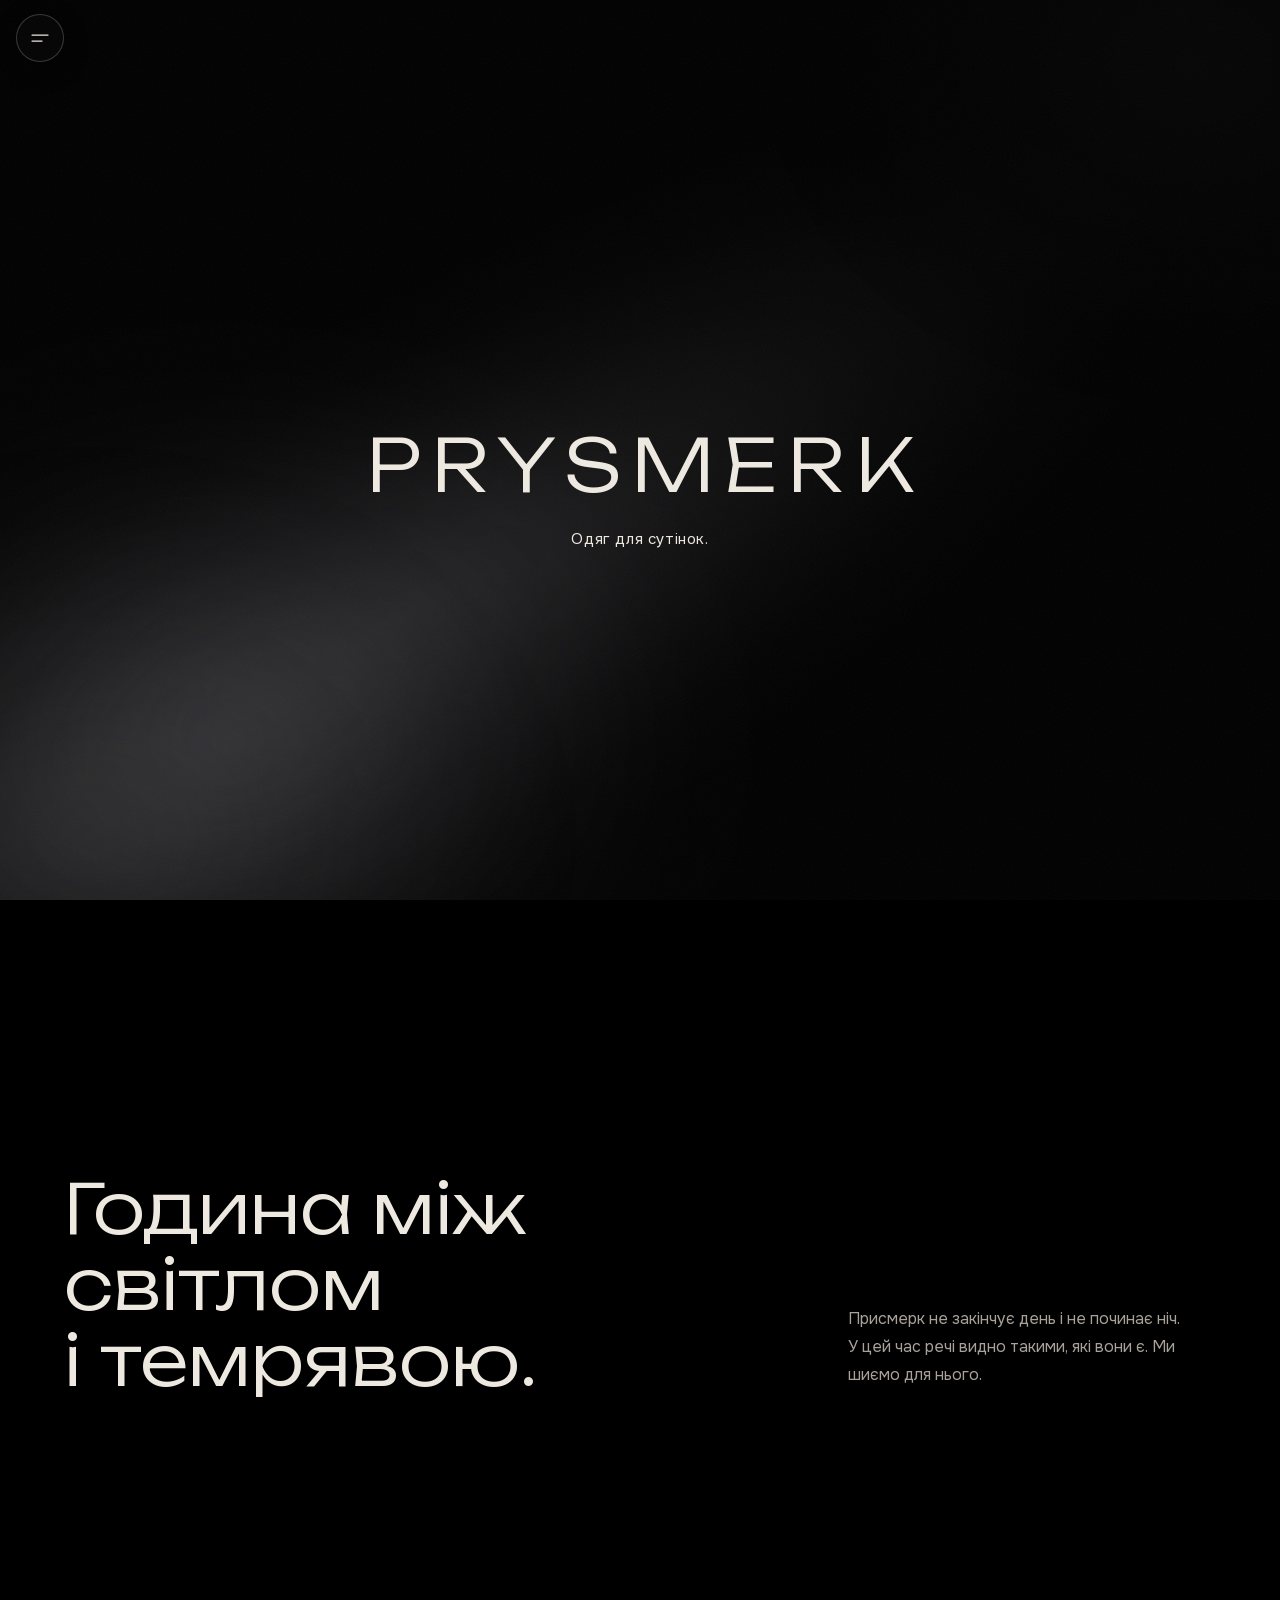
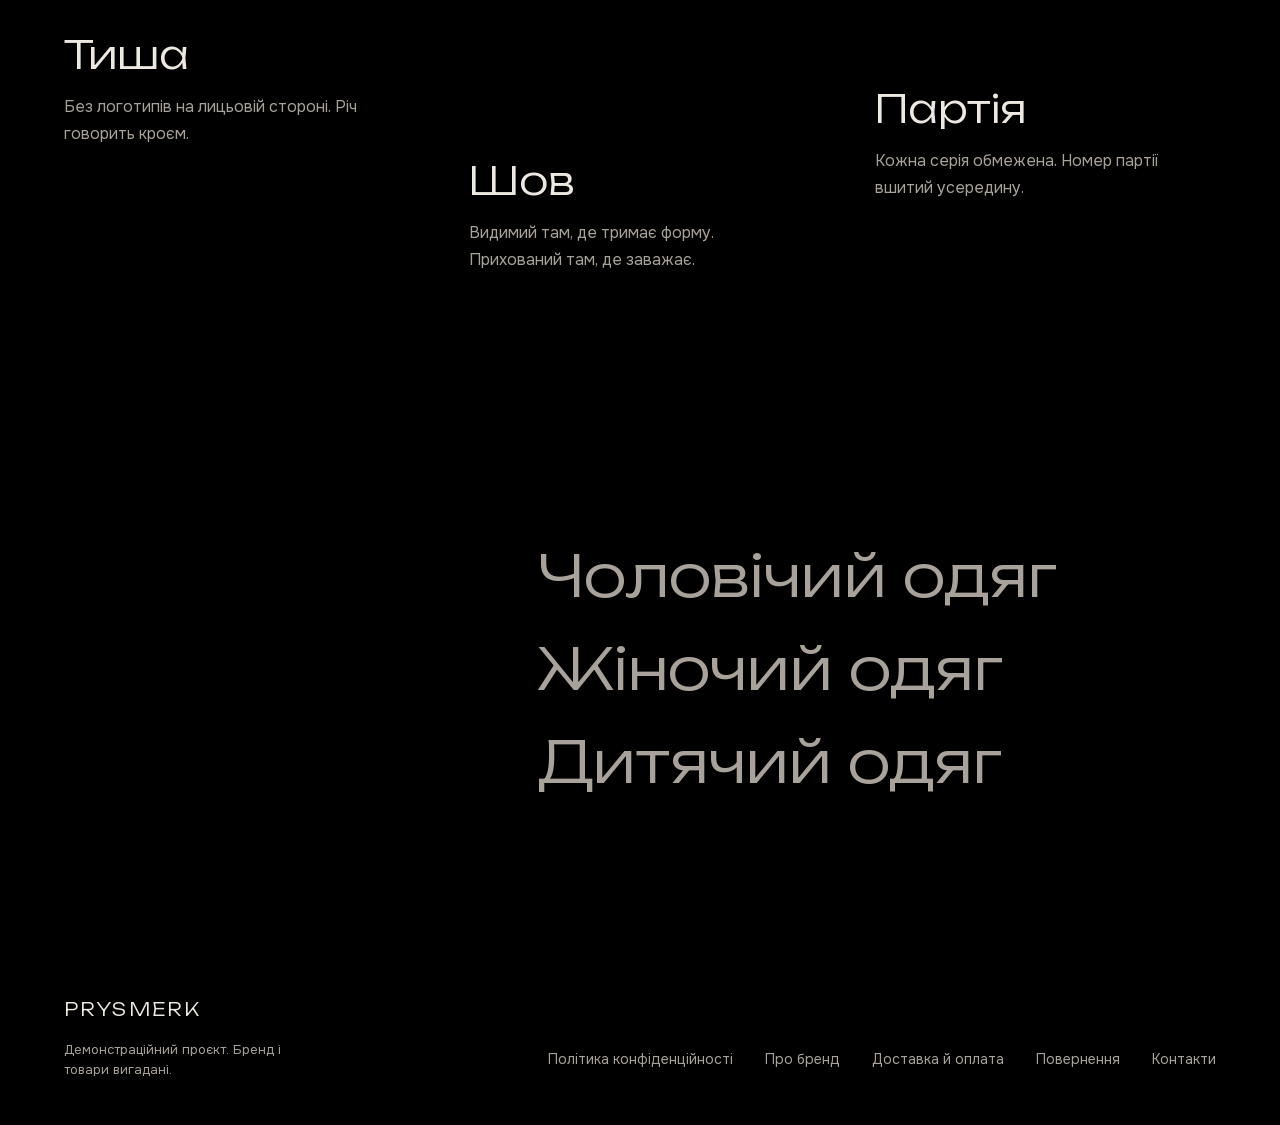
<file: index.html>
<!doctype html>
<html lang="uk" data-title-key="meta.home">
<head>
  <meta charset="utf-8">
  <meta name="viewport" content="width=device-width, initial-scale=1, viewport-fit=cover">
  <meta name="theme-color" content="#000000">
  <title>PRYSMERK. Одяг для сутінок</title>
  <script>
    /* До первой отрисовки: если мы пришли с другой страницы сайта, свечение не затухает заново */
    try { if (sessionStorage.getItem("prysmerk-section")) document.documentElement.classList.add("has-prev"); } catch (e) {}
  </script>
  <meta name="description" content="PRYSMERK. Демонстраційний каталог одягу вигаданого бренду.">

  <link rel="icon" href="data:image/svg+xml,%3Csvg xmlns='http://www.w3.org/2000/svg' viewBox='0 0 32 32'%3E%3Crect width='32' height='32' fill='%23000'/%3E%3Cpath d='M12 24V8h5.5a4.5 4.5 0 0 1 0 9H12' fill='none' stroke='%23ede8e0' stroke-width='1.6'/%3E%3C/svg%3E">
  <!-- Шрифты лежат на сайте (fonts/), без запроса к внешнему серверу. preload: браузер начинает качать их сразу. -->
  <link rel="preload" href="fonts/unbounded-latin.woff2" as="font" type="font/woff2" crossorigin>
  <link rel="preload" href="fonts/unbounded-cyrillic.woff2" as="font" type="font/woff2" crossorigin>
  <link rel="preload" href="fonts/onest-latin.woff2" as="font" type="font/woff2" crossorigin>
  <link rel="preload" href="fonts/onest-cyrillic.woff2" as="font" type="font/woff2" crossorigin>
  <link rel="stylesheet" href="css/fonts.css">

  <link rel="stylesheet" href="css/colors.css">
  <link rel="stylesheet" href="css/base.css">
  <link rel="stylesheet" href="css/glow.css">
  <link rel="stylesheet" href="css/home.css">
</head>
<body data-section="home">
  <!-- Свечение фона: один слой, вне main -->
  <div class="glow-layer" aria-hidden="true"></div>

  <main>
    <section class="hero">
      <h1 class="wordmark" lang="en">PRYSMERK</h1>
      <p class="hero__tagline" data-i18n="home.tagline">Одяг для сутінок.</p>
    </section>

    <section class="credo">
      <h2 class="credo__title" data-i18n="home.credo.title">Година між світлом і темрявою.</h2>
      <p class="credo__text" data-i18n="home.credo.text">Присмерк не закінчує день і не починає ніч. У цей час речі видно такими, які вони є. Ми шиємо для нього.</p>
    </section>

    <section class="dna">
      <div class="dna__item">
        <h3 class="dna__title" data-i18n="home.dna.1.title">Тиша</h3>
        <p class="dna__text" data-i18n="home.dna.1.text">Без логотипів на лицьовій стороні. Річ говорить кроєм.</p>
      </div>
      <div class="dna__item">
        <h3 class="dna__title" data-i18n="home.dna.2.title">Шов</h3>
        <p class="dna__text" data-i18n="home.dna.2.text">Видимий там, де тримає форму. Прихований там, де заважає.</p>
      </div>
      <div class="dna__item">
        <h3 class="dna__title" data-i18n="home.dna.3.title">Партія</h3>
        <p class="dna__text" data-i18n="home.dna.3.text">Кожна серія обмежена. Номер партії вшитий усередину.</p>
      </div>
    </section>

    <nav class="enter" data-i18n-aria="menu.sections" aria-label="Розділи">
      <ul class="enter__list">
        <li><a class="enter__link" data-s="men" href="section.html?s=men"><span data-i18n="nav.men">Чоловічий одяг</span></a></li>
        <li><a class="enter__link" data-s="women" href="section.html?s=women"><span data-i18n="nav.women">Жіночий одяг</span></a></li>
        <li><a class="enter__link" data-s="kids" href="section.html?s=kids"><span data-i18n="nav.kids">Дитячий одяг</span></a></li>
      </ul>
    </nav>
  </main>

  <!-- Порядок важен: переводы, язык, каркас (меню и футер), переходы -->
  <script src="js/translations.js"></script>
  <script src="js/i18n.js"></script>
  <script src="js/layout.js"></script>
  <script src="js/glow-engine.js"></script>
  <script src="js/glow.js"></script>
  <script src="js/transitions.js"></script>
</body>
</html>
</file>
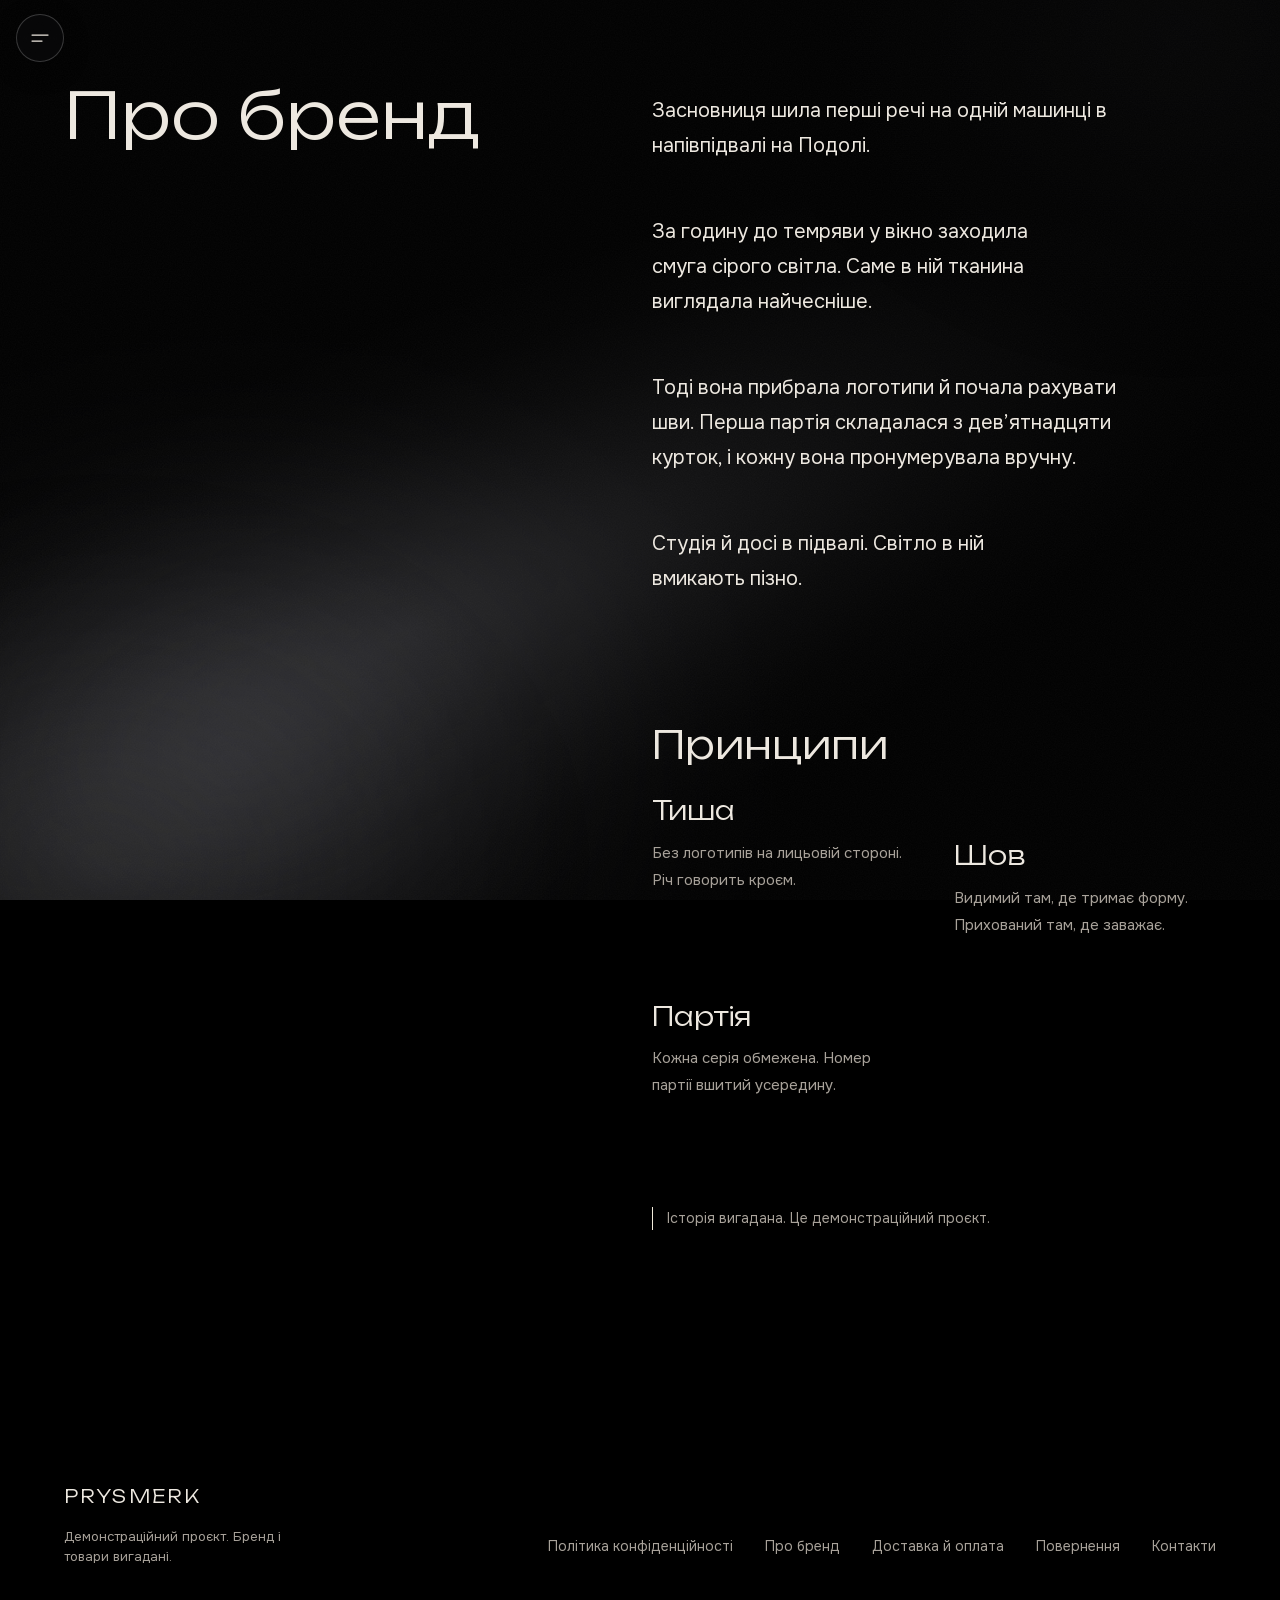
<file: about.html>
<!doctype html>
<html lang="uk" data-title-key="meta.about">
<head>
  <meta charset="utf-8">
  <meta name="viewport" content="width=device-width, initial-scale=1, viewport-fit=cover">
  <meta name="theme-color" content="#000000">
  <title>Про бренд. PRYSMERK</title>

  <link rel="icon" href="data:image/svg+xml,%3Csvg xmlns='http://www.w3.org/2000/svg' viewBox='0 0 32 32'%3E%3Crect width='32' height='32' fill='%23000'/%3E%3Cpath d='M12 24V8h5.5a4.5 4.5 0 0 1 0 9H12' fill='none' stroke='%23ede8e0' stroke-width='1.6'/%3E%3C/svg%3E">
  <link rel="preload" href="fonts/unbounded-latin.woff2" as="font" type="font/woff2" crossorigin>
  <link rel="preload" href="fonts/unbounded-cyrillic.woff2" as="font" type="font/woff2" crossorigin>
  <link rel="preload" href="fonts/onest-latin.woff2" as="font" type="font/woff2" crossorigin>
  <link rel="preload" href="fonts/onest-cyrillic.woff2" as="font" type="font/woff2" crossorigin>
  <link rel="stylesheet" href="css/fonts.css">

  <link rel="stylesheet" href="css/colors.css">
  <link rel="stylesheet" href="css/base.css">
  <link rel="stylesheet" href="css/glow.css">
  <link rel="stylesheet" href="css/info.css">
</head>
<body data-section="info">
  <div class="glow-layer" aria-hidden="true"></div>

  <main class="info-page">
    <article class="info">
      <h1 class="info__title" data-i18n="about.title">Про бренд</h1>
      <div class="info__body">
        <p class="info__lead" data-i18n="about.p1">Засновниця шила перші речі на одній машинці в напівпідвалі на Подолі.</p>
        <p class="info__lead" data-i18n="about.p2">За годину до темряви у вікно заходила смуга сірого світла. Саме в ній тканина виглядала найчесніше.</p>
        <p class="info__lead" data-i18n="about.p3">Тоді вона прибрала логотипи й почала рахувати шви. Перша партія складалася з дев’ятнадцяти курток, і кожну вона пронумерувала вручну.</p>
        <p class="info__lead" data-i18n="about.p4">Студія й досі в підвалі. Світло в ній вмикають пізно.</p>
        <section class="info__section info__dna">
          <h2 data-i18n="about.dna">Принципи</h2>
          <div class="info__dna-list">
          <div class="dna__item">
            <h3 class="dna__title" data-i18n="home.dna.1.title"></h3>
            <p class="dna__text" data-i18n="home.dna.1.text"></p>
          </div>
          <div class="dna__item">
            <h3 class="dna__title" data-i18n="home.dna.2.title"></h3>
            <p class="dna__text" data-i18n="home.dna.2.text"></p>
          </div>
          <div class="dna__item">
            <h3 class="dna__title" data-i18n="home.dna.3.title"></h3>
            <p class="dna__text" data-i18n="home.dna.3.text"></p>
          </div>
          </div>
        </section>
        <p class="info__demo" data-i18n="info.demo.fiction">Історія вигадана. Це демонстраційний проєкт.</p>
      </div>
    </article>
  </main>

  <script src="js/translations.js"></script>
  <script src="js/i18n.js"></script>
  <script src="js/layout.js"></script>
  <script src="js/glow-engine.js"></script>
  <script src="js/glow.js"></script>
  <script src="js/transitions.js"></script>
</body>
</html>
</file>
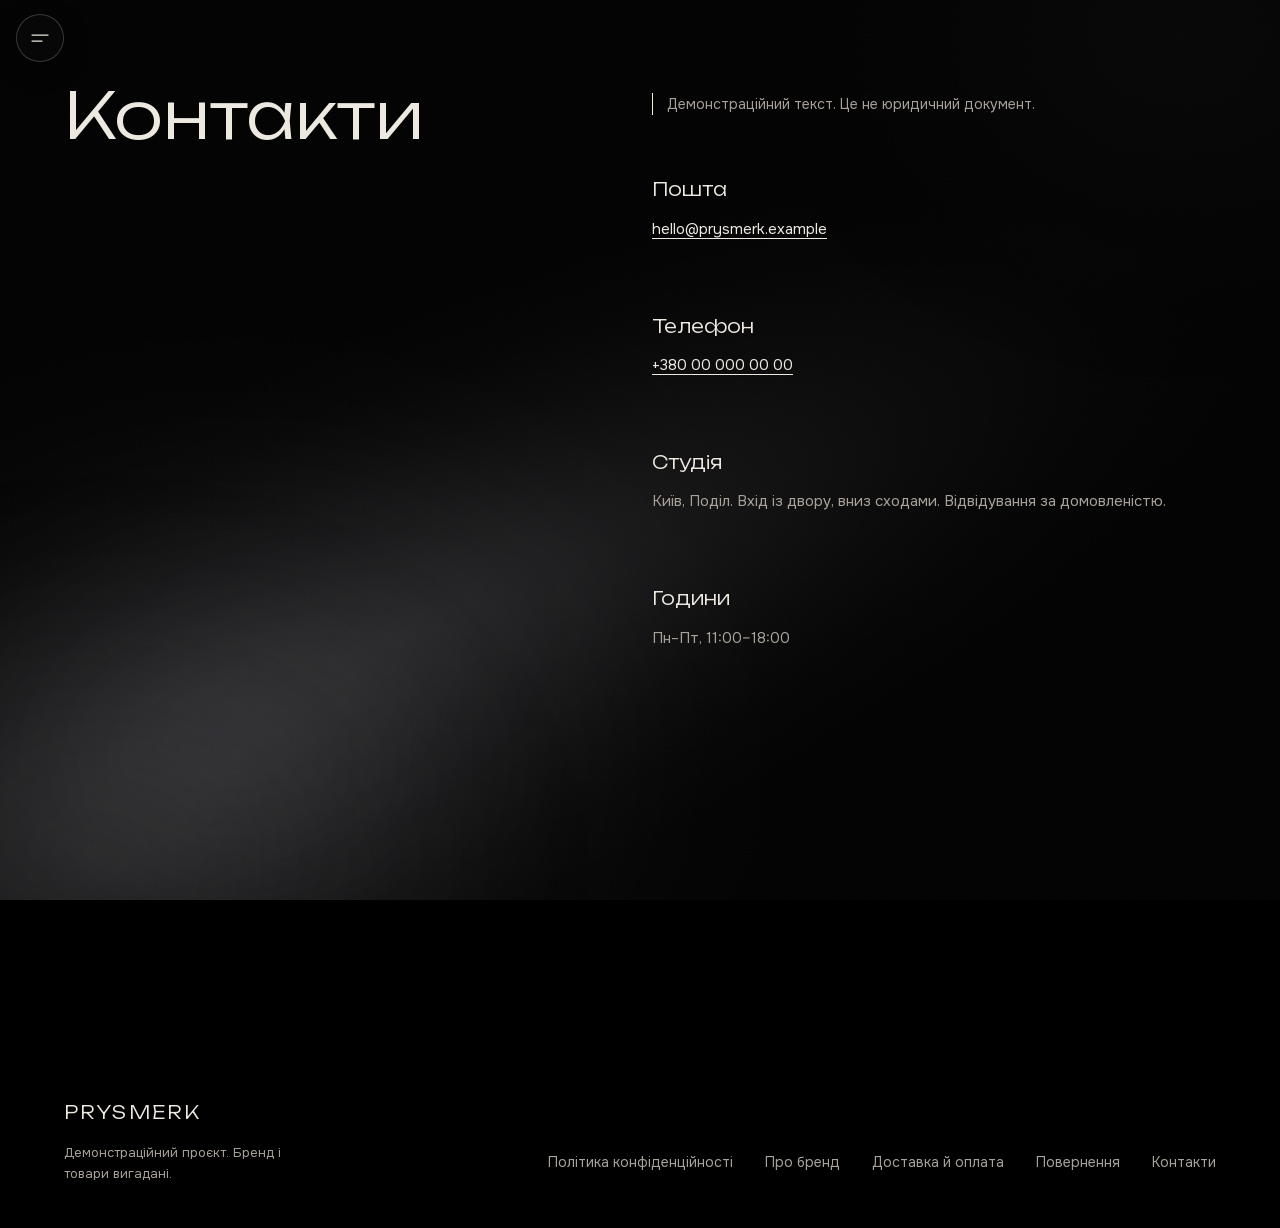
<file: contacts.html>
<!doctype html>
<html lang="uk" data-title-key="meta.contacts">
<head>
  <meta charset="utf-8">
  <meta name="viewport" content="width=device-width, initial-scale=1, viewport-fit=cover">
  <meta name="theme-color" content="#000000">
  <title>Контакти. PRYSMERK</title>

  <link rel="icon" href="data:image/svg+xml,%3Csvg xmlns='http://www.w3.org/2000/svg' viewBox='0 0 32 32'%3E%3Crect width='32' height='32' fill='%23000'/%3E%3Cpath d='M12 24V8h5.5a4.5 4.5 0 0 1 0 9H12' fill='none' stroke='%23ede8e0' stroke-width='1.6'/%3E%3C/svg%3E">
  <link rel="preload" href="fonts/unbounded-latin.woff2" as="font" type="font/woff2" crossorigin>
  <link rel="preload" href="fonts/unbounded-cyrillic.woff2" as="font" type="font/woff2" crossorigin>
  <link rel="preload" href="fonts/onest-latin.woff2" as="font" type="font/woff2" crossorigin>
  <link rel="preload" href="fonts/onest-cyrillic.woff2" as="font" type="font/woff2" crossorigin>
  <link rel="stylesheet" href="css/fonts.css">

  <link rel="stylesheet" href="css/colors.css">
  <link rel="stylesheet" href="css/base.css">
  <link rel="stylesheet" href="css/glow.css">
  <link rel="stylesheet" href="css/info.css">
</head>
<body data-section="info">
  <div class="glow-layer" aria-hidden="true"></div>

  <main class="info-page">
    <article class="info">
      <h1 class="info__title" data-i18n="contacts.title">Контакти</h1>
      <div class="info__body">
        <p class="info__demo" data-i18n="info.demo">Демонстраційний текст. Це не юридичний документ.</p>
        <section class="info__section">
          <h2 data-i18n="contacts.h1">Пошта</h2>
          <p><a href="mailto:hello@prysmerk.example">hello@prysmerk.example</a></p>
        </section>
        <section class="info__section">
          <h2 data-i18n="contacts.h2">Телефон</h2>
          <p><a href="tel:+380000000000">+380 00 000 00 00</a></p>
        </section>
        <section class="info__section">
          <h2 data-i18n="contacts.h3">Студія</h2>
          <p data-i18n="contacts.t3">Київ, Поділ. Вхід із двору, вниз сходами. Відвідування за домовленістю.</p>
        </section>
        <section class="info__section">
          <h2 data-i18n="contacts.h4">Години</h2>
          <p data-i18n="contacts.t4">Пн–Пт, 11:00–18:00</p>
        </section>
      </div>
    </article>
  </main>

  <script src="js/translations.js"></script>
  <script src="js/i18n.js"></script>
  <script src="js/layout.js"></script>
  <script src="js/glow-engine.js"></script>
  <script src="js/glow.js"></script>
  <script src="js/transitions.js"></script>
</body>
</html>
</file>
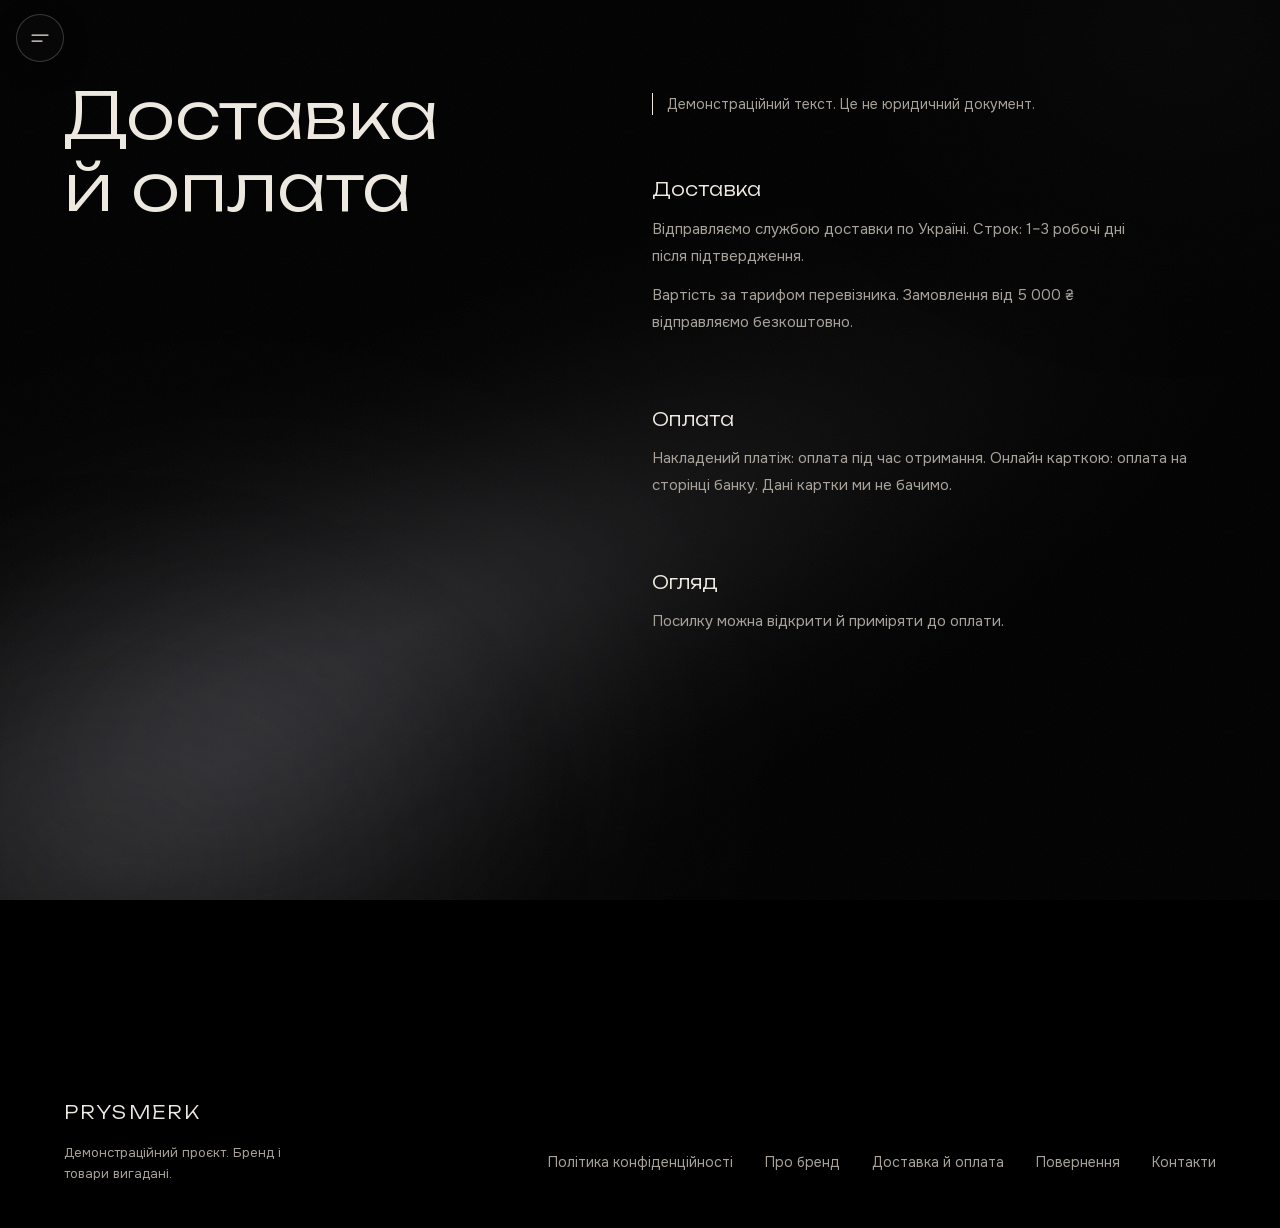
<file: delivery.html>
<!doctype html>
<html lang="uk" data-title-key="meta.delivery">
<head>
  <meta charset="utf-8">
  <meta name="viewport" content="width=device-width, initial-scale=1, viewport-fit=cover">
  <meta name="theme-color" content="#000000">
  <title>Доставка й оплата. PRYSMERK</title>

  <link rel="icon" href="data:image/svg+xml,%3Csvg xmlns='http://www.w3.org/2000/svg' viewBox='0 0 32 32'%3E%3Crect width='32' height='32' fill='%23000'/%3E%3Cpath d='M12 24V8h5.5a4.5 4.5 0 0 1 0 9H12' fill='none' stroke='%23ede8e0' stroke-width='1.6'/%3E%3C/svg%3E">
  <link rel="preload" href="fonts/unbounded-latin.woff2" as="font" type="font/woff2" crossorigin>
  <link rel="preload" href="fonts/unbounded-cyrillic.woff2" as="font" type="font/woff2" crossorigin>
  <link rel="preload" href="fonts/onest-latin.woff2" as="font" type="font/woff2" crossorigin>
  <link rel="preload" href="fonts/onest-cyrillic.woff2" as="font" type="font/woff2" crossorigin>
  <link rel="stylesheet" href="css/fonts.css">

  <link rel="stylesheet" href="css/colors.css">
  <link rel="stylesheet" href="css/base.css">
  <link rel="stylesheet" href="css/glow.css">
  <link rel="stylesheet" href="css/info.css">
</head>
<body data-section="info">
  <div class="glow-layer" aria-hidden="true"></div>

  <main class="info-page">
    <article class="info">
      <h1 class="info__title" data-i18n="delivery.title">Доставка й оплата</h1>
      <div class="info__body">
        <p class="info__demo" data-i18n="info.demo">Демонстраційний текст. Це не юридичний документ.</p>
        <section class="info__section">
          <h2 data-i18n="delivery.h1">Доставка</h2>
          <p data-i18n="delivery.t1">Відправляємо службою доставки по Україні. Строк: 1–3 робочі дні після підтвердження.</p>
          <p data-i18n="delivery.t2">Вартість за тарифом перевізника. Замовлення від 5 000 ₴ відправляємо безкоштовно.</p>
        </section>
        <section class="info__section">
          <h2 data-i18n="delivery.h2">Оплата</h2>
          <p data-i18n="delivery.t3">Накладений платіж: оплата під час отримання. Онлайн карткою: оплата на сторінці банку. Дані картки ми не бачимо.</p>
        </section>
        <section class="info__section">
          <h2 data-i18n="delivery.h3">Огляд</h2>
          <p data-i18n="delivery.t4">Посилку можна відкрити й приміряти до оплати.</p>
        </section>
      </div>
    </article>
  </main>

  <script src="js/translations.js"></script>
  <script src="js/i18n.js"></script>
  <script src="js/layout.js"></script>
  <script src="js/glow-engine.js"></script>
  <script src="js/glow.js"></script>
  <script src="js/transitions.js"></script>
</body>
</html>
</file>
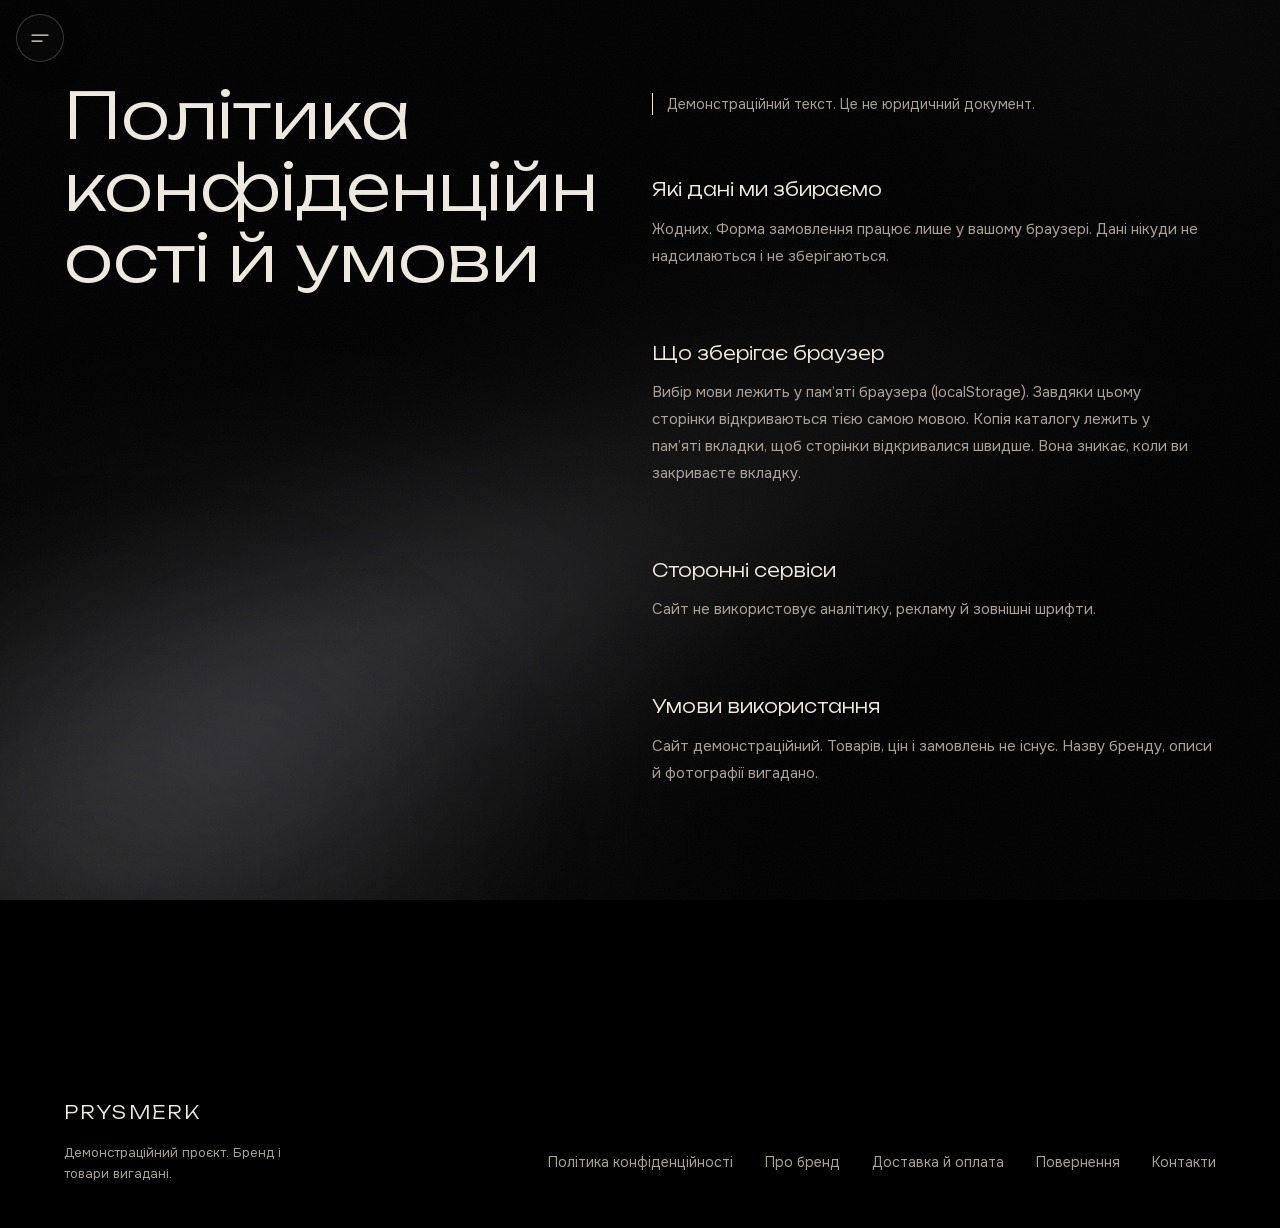
<file: privacy.html>
<!doctype html>
<html lang="uk" data-title-key="meta.privacy">
<head>
  <meta charset="utf-8">
  <meta name="viewport" content="width=device-width, initial-scale=1, viewport-fit=cover">
  <meta name="theme-color" content="#000000">
  <title>Політика конфіденційності й умови. PRYSMERK</title>

  <link rel="icon" href="data:image/svg+xml,%3Csvg xmlns='http://www.w3.org/2000/svg' viewBox='0 0 32 32'%3E%3Crect width='32' height='32' fill='%23000'/%3E%3Cpath d='M12 24V8h5.5a4.5 4.5 0 0 1 0 9H12' fill='none' stroke='%23ede8e0' stroke-width='1.6'/%3E%3C/svg%3E">
  <link rel="preload" href="fonts/unbounded-latin.woff2" as="font" type="font/woff2" crossorigin>
  <link rel="preload" href="fonts/unbounded-cyrillic.woff2" as="font" type="font/woff2" crossorigin>
  <link rel="preload" href="fonts/onest-latin.woff2" as="font" type="font/woff2" crossorigin>
  <link rel="preload" href="fonts/onest-cyrillic.woff2" as="font" type="font/woff2" crossorigin>
  <link rel="stylesheet" href="css/fonts.css">

  <link rel="stylesheet" href="css/colors.css">
  <link rel="stylesheet" href="css/base.css">
  <link rel="stylesheet" href="css/glow.css">
  <link rel="stylesheet" href="css/info.css">
</head>
<body data-section="info">
  <div class="glow-layer" aria-hidden="true"></div>

  <main class="info-page">
    <article class="info">
      <h1 class="info__title" data-i18n="privacy.title">Політика конфіденційності й умови</h1>
      <div class="info__body">
        <p class="info__demo" data-i18n="info.demo">Демонстраційний текст. Це не юридичний документ.</p>
        <section class="info__section">
          <h2 data-i18n="privacy.h1">Які дані ми збираємо</h2>
          <p data-i18n="privacy.t1">Жодних. Форма замовлення працює лише у вашому браузері. Дані нікуди не надсилаються і не зберігаються.</p>
        </section>
        <section class="info__section">
          <h2 data-i18n="privacy.h2">Що зберігає браузер</h2>
          <p data-i18n="privacy.t2">Вибір мови лежить у пам’яті браузера (localStorage). Завдяки цьому сторінки відкриваються тією самою мовою. Копія каталогу лежить у пам’яті вкладки, щоб сторінки відкривалися швидше. Вона зникає, коли ви закриваєте вкладку.</p>
        </section>
        <section class="info__section">
          <h2 data-i18n="privacy.h3">Сторонні сервіси</h2>
          <p data-i18n="privacy.t3">Сайт не використовує аналітику, рекламу й зовнішні шрифти.</p>
        </section>
        <section class="info__section">
          <h2 data-i18n="privacy.h4">Умови використання</h2>
          <p data-i18n="privacy.t4">Сайт демонстраційний. Товарів, цін і замовлень не існує. Назву бренду, описи й фотографії вигадано.</p>
        </section>
      </div>
    </article>
  </main>

  <script src="js/translations.js"></script>
  <script src="js/i18n.js"></script>
  <script src="js/layout.js"></script>
  <script src="js/glow-engine.js"></script>
  <script src="js/glow.js"></script>
  <script src="js/transitions.js"></script>
</body>
</html>
</file>
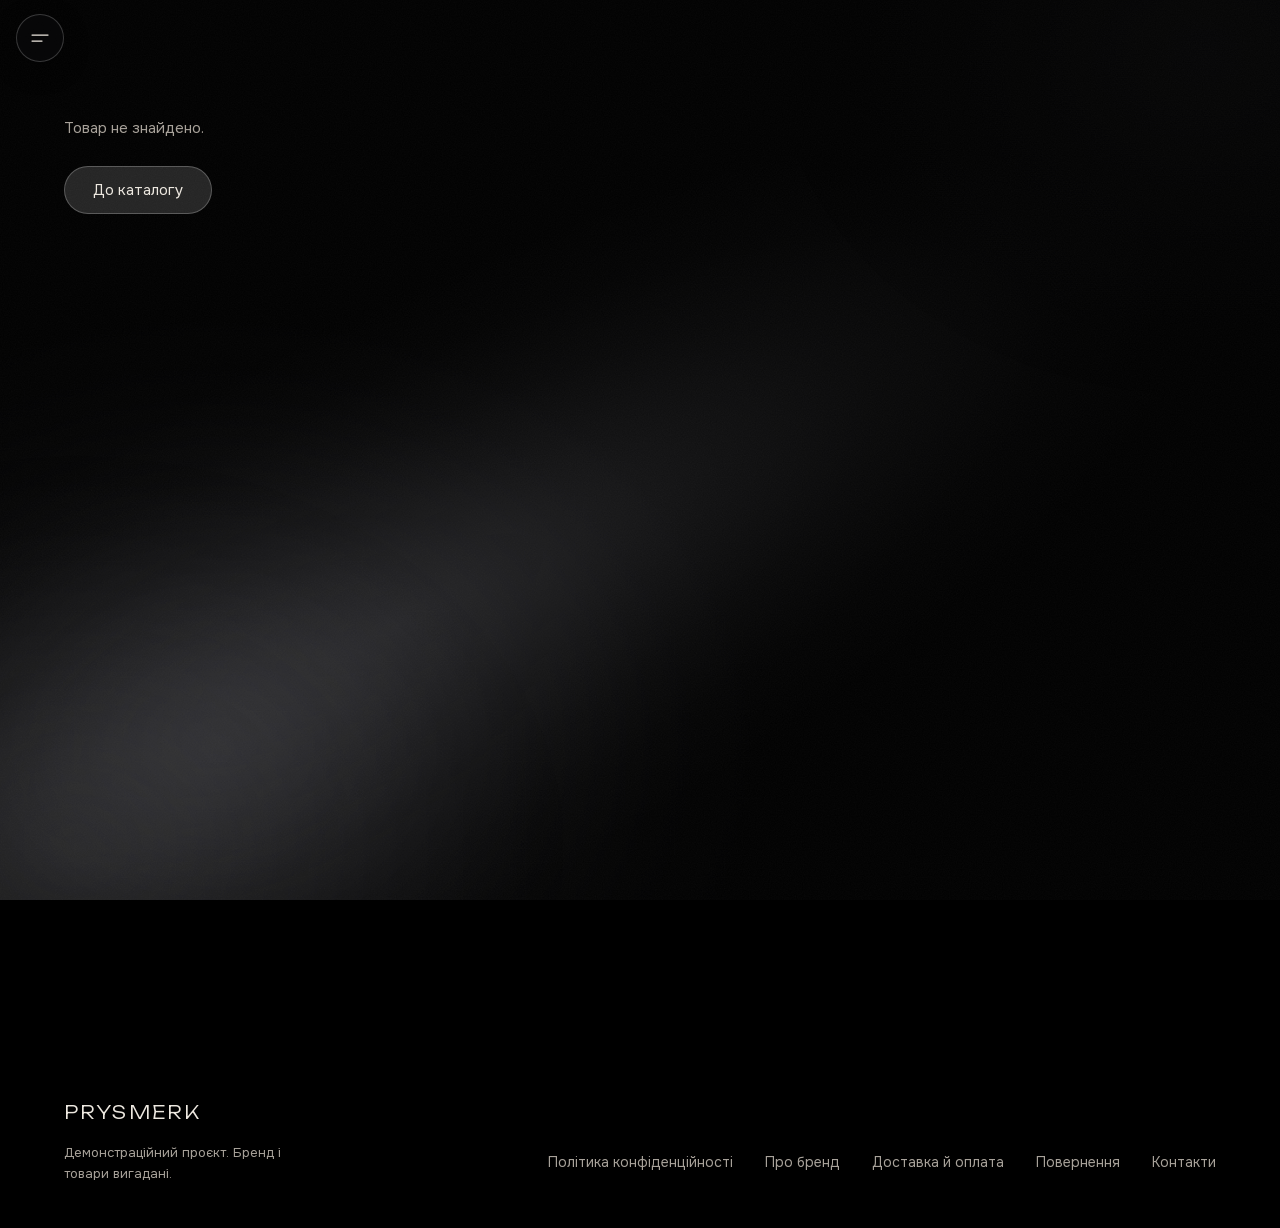
<file: product.html>
<!doctype html>
<html lang="uk">
<head>
  <meta charset="utf-8">
  <meta name="viewport" content="width=device-width, initial-scale=1, viewport-fit=cover">
  <meta name="theme-color" content="#000000">
  <title>PRYSMERK</title>
  <!-- Название страницы выставляет product.js (там имя товара), поэтому data-title-key здесь нет -->

  <link rel="icon" href="data:image/svg+xml,%3Csvg xmlns='http://www.w3.org/2000/svg' viewBox='0 0 32 32'%3E%3Crect width='32' height='32' fill='%23000'/%3E%3Cpath d='M12 24V8h5.5a4.5 4.5 0 0 1 0 9H12' fill='none' stroke='%23ede8e0' stroke-width='1.6'/%3E%3C/svg%3E">
  <!-- Шрифты лежат на сайте (fonts/), без запроса к внешнему серверу. preload: браузер начинает качать их сразу. -->
  <link rel="preload" href="fonts/unbounded-latin.woff2" as="font" type="font/woff2" crossorigin>
  <link rel="preload" href="fonts/unbounded-cyrillic.woff2" as="font" type="font/woff2" crossorigin>
  <link rel="preload" href="fonts/onest-latin.woff2" as="font" type="font/woff2" crossorigin>
  <link rel="preload" href="fonts/onest-cyrillic.woff2" as="font" type="font/woff2" crossorigin>
  <link rel="preload" href="fonts/onest-cyrillic-ext.woff2" as="font" type="font/woff2" crossorigin>
  <link rel="stylesheet" href="css/fonts.css">
  <!-- Данные товаров: начинаем грузить сразу, не дожидаясь скриптов -->
  <link rel="preload" href="data/products.json" as="fetch" crossorigin>

  <link rel="stylesheet" href="css/colors.css">
  <link rel="stylesheet" href="css/base.css">
  <link rel="stylesheet" href="css/glow.css">
  <link rel="stylesheet" href="css/section.css">
  <link rel="stylesheet" href="css/product.css">

  <script>
    /* До первой отрисовки: если мы пришли с плашки (анимация открытия), страница не
       должна сама плавно проявляться, иначе «призрак» фото и настоящее фото разойдутся. */
    try {
      var reduce = window.matchMedia && window.matchMedia("(prefers-reduced-motion: reduce)").matches;
      if (!reduce && sessionStorage.getItem("prysmerk-hero")) document.documentElement.classList.add("has-hero");
    } catch (e) {}
  </script>
</head>
<body data-section="product" data-async>
  <!-- Номер раздела берём из id товара: m- мужской, w- женский, k- детский.
       Это нужно, чтобы меню отметило нужный раздел. Делаем сразу, до сборки меню. -->
  <script>
    (function () {
      var id = new URLSearchParams(location.search).get("id") || "";
      var map = { m: "men", w: "women", k: "kids" };
      document.body.setAttribute("data-section", map[id.charAt(0)] || "product");
    })();
  </script>

  <div class="glow-layer" aria-hidden="true"></div>

  <main class="product-page">
    <div id="product"></div>
  </main>

  <!-- Окно заказа -->
  <div class="modal" id="order" role="dialog" aria-modal="true" aria-labelledby="order-title" inert>
    <div class="modal__scrim" data-close></div>
    <div class="modal__panel glass">
      <div class="modal__head">
        <h2 class="modal__title" id="order-title" data-i18n="order.title">Замовлення</h2>
        <button class="modal__close glass-btn" type="button" data-close data-i18n-aria="filters.close" aria-label="Закрити">
          <svg viewBox="0 0 24 24" width="20" height="20" fill="none" stroke="currentColor" stroke-width="1.25" stroke-linecap="round" aria-hidden="true" focusable="false"><path d="M6 6l12 12"/><path d="M18 6L6 18"/></svg>
        </button>
      </div>

      <!-- Форма только визуальная: нет action и method, данные никуда не отправляются.
           Проверка выполняется в браузере (js/order.js). Поля карты не предусмотрены. -->
      <form class="modal__form" id="order-form" novalidate>
        <div class="modal__body" id="order-body">
          <p class="order__product" id="order-product"></p>

          <!-- Шаг 1: размер, цвет, количество -->
          <section class="step" id="step-1" aria-labelledby="step-1-title">
            <h3 class="step__title" id="step-1-title" tabindex="-1" data-autofocus data-i18n="order.step1">Параметри</h3>

            <fieldset class="group" id="grp-size">
              <legend data-i18n="order.size">Розмір</legend>
              <div class="chips" id="size-radios"></div>
              <p class="field-error" id="err-size" role="alert" hidden></p>
            </fieldset>

            <fieldset class="group" id="grp-color">
              <legend data-i18n="order.color">Колір</legend>
              <div class="chips" id="color-radios"></div>
              <p class="field-error" id="err-color" role="alert" hidden></p>
            </fieldset>

            <fieldset class="group" id="grp-qty">
              <legend data-i18n="order.qty">Кількість</legend>
              <div class="stepper">
                <button class="stepper__btn" type="button" id="qty-minus" data-i18n-aria="order.qty.minus" aria-label="Зменшити кількість">
                  <svg viewBox="0 0 24 24" width="18" height="18" fill="none" stroke="currentColor" stroke-width="1.25" stroke-linecap="round" aria-hidden="true" focusable="false"><path d="M6 12h12"/></svg>
                </button>
                <output class="stepper__value" id="qty-value" for="qty-minus qty-plus" aria-live="polite">0</output>
                <button class="stepper__btn" type="button" id="qty-plus" data-i18n-aria="order.qty.plus" aria-label="Збільшити кількість">
                  <svg viewBox="0 0 24 24" width="18" height="18" fill="none" stroke="currentColor" stroke-width="1.25" stroke-linecap="round" aria-hidden="true" focusable="false"><path d="M6 12h12"/><path d="M12 6v12"/></svg>
                </button>
              </div>
              <p class="field-error" id="err-qty" role="alert" hidden></p>
            </fieldset>

            <p class="order__total" id="order-total" hidden></p>
          </section>

          <!-- Шаг 2: данные покупателя и оплата -->
          <section class="step" id="step-2" aria-labelledby="step-2-title" hidden>
            <h3 class="step__title" id="step-2-title" tabindex="-1" data-i18n="order.step2">Ваші дані</h3>

            <div class="field-row">
              <label class="field">
                <span class="field__label" data-i18n="order.first">Ім’я</span>
                <span class="field__box"><input class="field__input" id="f-first" name="given-name" type="text" maxlength="40" autocomplete="given-name" autocapitalize="words" spellcheck="false" aria-required="true" aria-describedby="err-first"></span>
              </label>
              <p class="field-error" id="err-first" role="alert" hidden></p>
            </div>

            <div class="field-row">
              <label class="field">
                <span class="field__label" data-i18n="order.last">Прізвище</span>
                <span class="field__box"><input class="field__input" id="f-last" name="family-name" type="text" maxlength="40" autocomplete="family-name" autocapitalize="words" spellcheck="false" aria-required="true" aria-describedby="err-last"></span>
              </label>
              <p class="field-error" id="err-last" role="alert" hidden></p>
            </div>

            <div class="field-row">
              <label class="field">
                <span class="field__label"><span data-i18n="order.phone">Номер телефону</span> <span class="field__hint" data-i18n="order.phone.hint">+380 і 9 цифр</span></span>
                <span class="field__box"><input class="field__input" id="f-phone" name="tel" type="tel" inputmode="tel" maxlength="20" placeholder="+380 67 123 45 67" autocomplete="tel" spellcheck="false" aria-required="true" aria-describedby="err-phone"></span>
              </label>
              <p class="field-error" id="err-phone" role="alert" hidden></p>
            </div>

            <fieldset class="group" id="grp-pay">
              <legend data-i18n="order.pay">Спосіб оплати</legend>
              <div class="chips">
                <label class="chip-radio"><input type="radio" name="pay" value="cod"><span data-i18n="order.pay.cod">Накладений платіж</span></label>
                <label class="chip-radio"><input type="radio" name="pay" value="card"><span data-i18n="order.pay.card">Онлайн карткою</span></label>
              </div>
              <p class="order__note" data-i18n="order.pay.note">Дані картки на сайті не збираються.</p>
              <p class="field-error" id="err-pay" role="alert" hidden></p>
            </fieldset>
          </section>

          <!-- Шаг 3: готово -->
          <section class="step" id="step-3" aria-labelledby="step-3-title" hidden>
            <h3 class="step__title" id="step-3-title" tabindex="-1" data-i18n="order.done.title">Замовлення прийнято (демо)</h3>
            <p class="order__note" data-i18n="order.done.text">Це демонстраційний сайт. Дані нікуди не надсилалися і не зберігалися.</p>
            <dl class="summary" id="order-summary"></dl>
            <div class="step__actions">
              <button class="btn" type="button" data-close data-i18n="order.done.close">Закрити</button>
            </div>
          </section>
        </div>

        <div class="modal__foot" id="order-foot">
          <button class="btn btn--ghost" type="button" id="btn-back" data-i18n="order.back" hidden>Назад</button>
          <button class="btn" type="button" id="btn-next" data-i18n="order.continue">Продовжити</button>
          <button class="btn" type="submit" id="btn-submit" data-i18n="order.submit" hidden>Підтвердити замовлення</button>
        </div>
      </form>
    </div>
  </div>

  <!-- Порядок важен: переводы, язык, каркас, переходы, окна, данные, анимация, заказ, страница -->
  <script src="js/translations.js"></script>
  <script src="js/i18n.js"></script>
  <script src="js/layout.js"></script>
  <script src="js/glow-engine.js"></script>
  <script src="js/glow.js"></script>
  <script src="js/transitions.js"></script>
  <script src="js/modal.js"></script>
  <script src="js/data.js"></script>
  <script src="js/hero.js"></script>
  <script src="js/order.js"></script>
  <script src="js/product.js"></script>
</body>
</html>
</file>
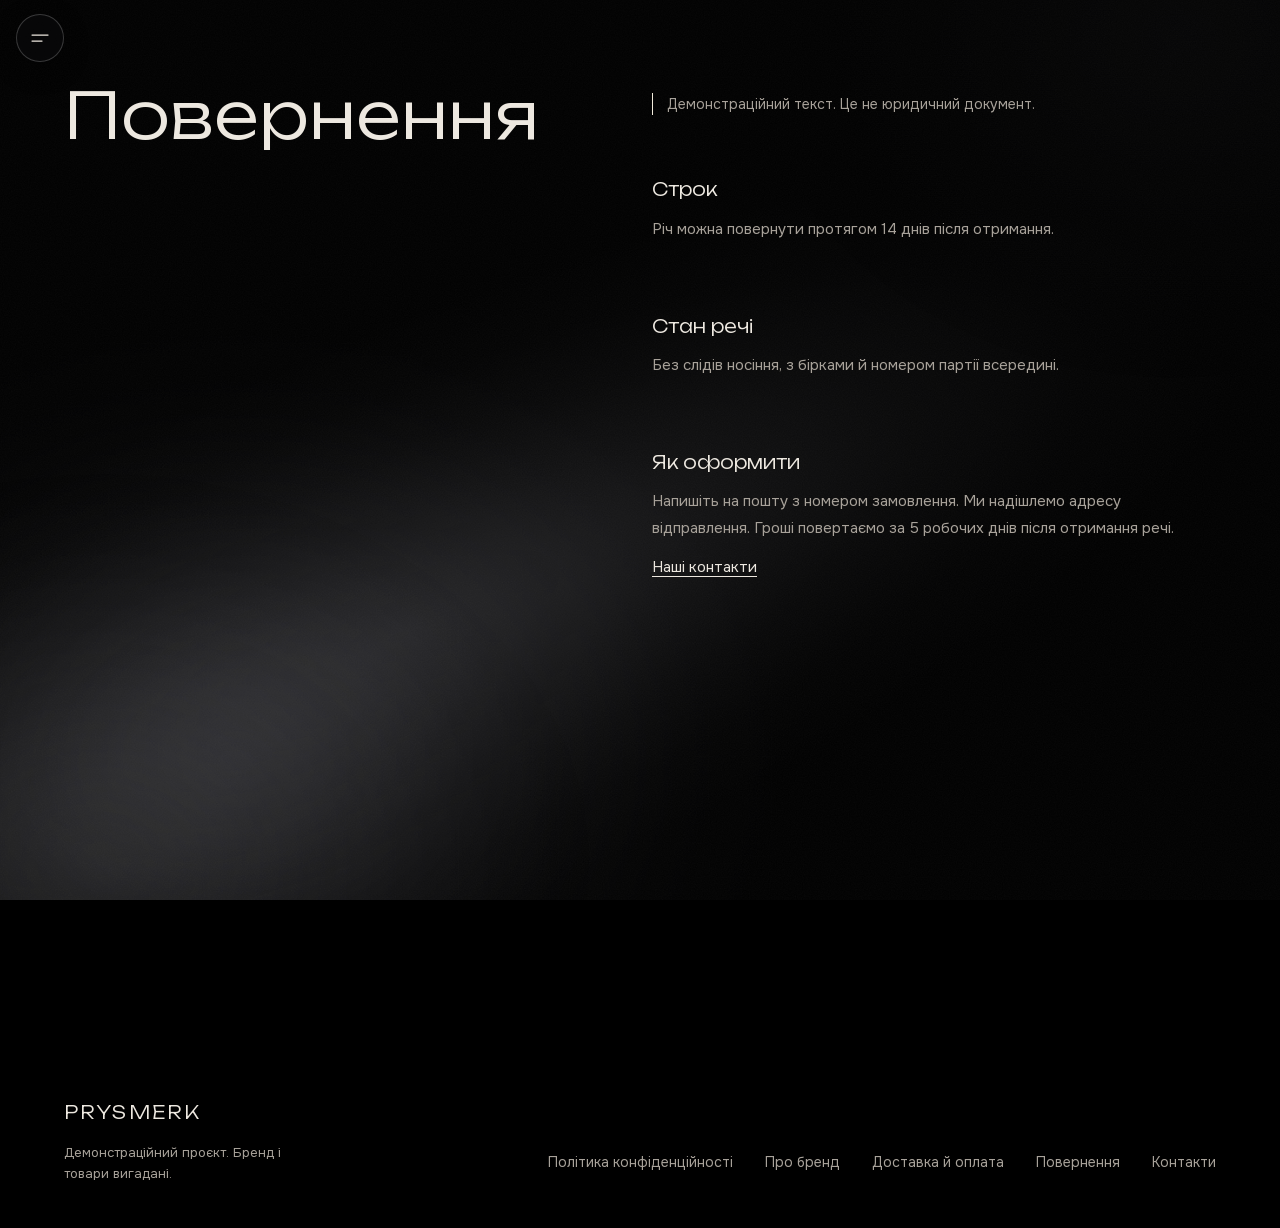
<file: returns.html>
<!doctype html>
<html lang="uk" data-title-key="meta.returns">
<head>
  <meta charset="utf-8">
  <meta name="viewport" content="width=device-width, initial-scale=1, viewport-fit=cover">
  <meta name="theme-color" content="#000000">
  <title>Повернення. PRYSMERK</title>

  <link rel="icon" href="data:image/svg+xml,%3Csvg xmlns='http://www.w3.org/2000/svg' viewBox='0 0 32 32'%3E%3Crect width='32' height='32' fill='%23000'/%3E%3Cpath d='M12 24V8h5.5a4.5 4.5 0 0 1 0 9H12' fill='none' stroke='%23ede8e0' stroke-width='1.6'/%3E%3C/svg%3E">
  <link rel="preload" href="fonts/unbounded-latin.woff2" as="font" type="font/woff2" crossorigin>
  <link rel="preload" href="fonts/unbounded-cyrillic.woff2" as="font" type="font/woff2" crossorigin>
  <link rel="preload" href="fonts/onest-latin.woff2" as="font" type="font/woff2" crossorigin>
  <link rel="preload" href="fonts/onest-cyrillic.woff2" as="font" type="font/woff2" crossorigin>
  <link rel="stylesheet" href="css/fonts.css">

  <link rel="stylesheet" href="css/colors.css">
  <link rel="stylesheet" href="css/base.css">
  <link rel="stylesheet" href="css/glow.css">
  <link rel="stylesheet" href="css/info.css">
</head>
<body data-section="info">
  <div class="glow-layer" aria-hidden="true"></div>

  <main class="info-page">
    <article class="info">
      <h1 class="info__title" data-i18n="returns.title">Повернення</h1>
      <div class="info__body">
        <p class="info__demo" data-i18n="info.demo">Демонстраційний текст. Це не юридичний документ.</p>
        <section class="info__section">
          <h2 data-i18n="returns.h1">Строк</h2>
          <p data-i18n="returns.t1">Річ можна повернути протягом 14 днів після отримання.</p>
        </section>
        <section class="info__section">
          <h2 data-i18n="returns.h2">Стан речі</h2>
          <p data-i18n="returns.t2">Без слідів носіння, з бірками й номером партії всередині.</p>
        </section>
        <section class="info__section">
          <h2 data-i18n="returns.h3">Як оформити</h2>
          <p data-i18n="returns.t3">Напишіть на пошту з номером замовлення. Ми надішлемо адресу відправлення. Гроші повертаємо за 5 робочих днів після отримання речі.</p>
          <p><a href="contacts.html" data-i18n="returns.contacts">Наші контакти</a></p>
        </section>
      </div>
    </article>
  </main>

  <script src="js/translations.js"></script>
  <script src="js/i18n.js"></script>
  <script src="js/layout.js"></script>
  <script src="js/glow-engine.js"></script>
  <script src="js/glow.js"></script>
  <script src="js/transitions.js"></script>
</body>
</html>
</file>
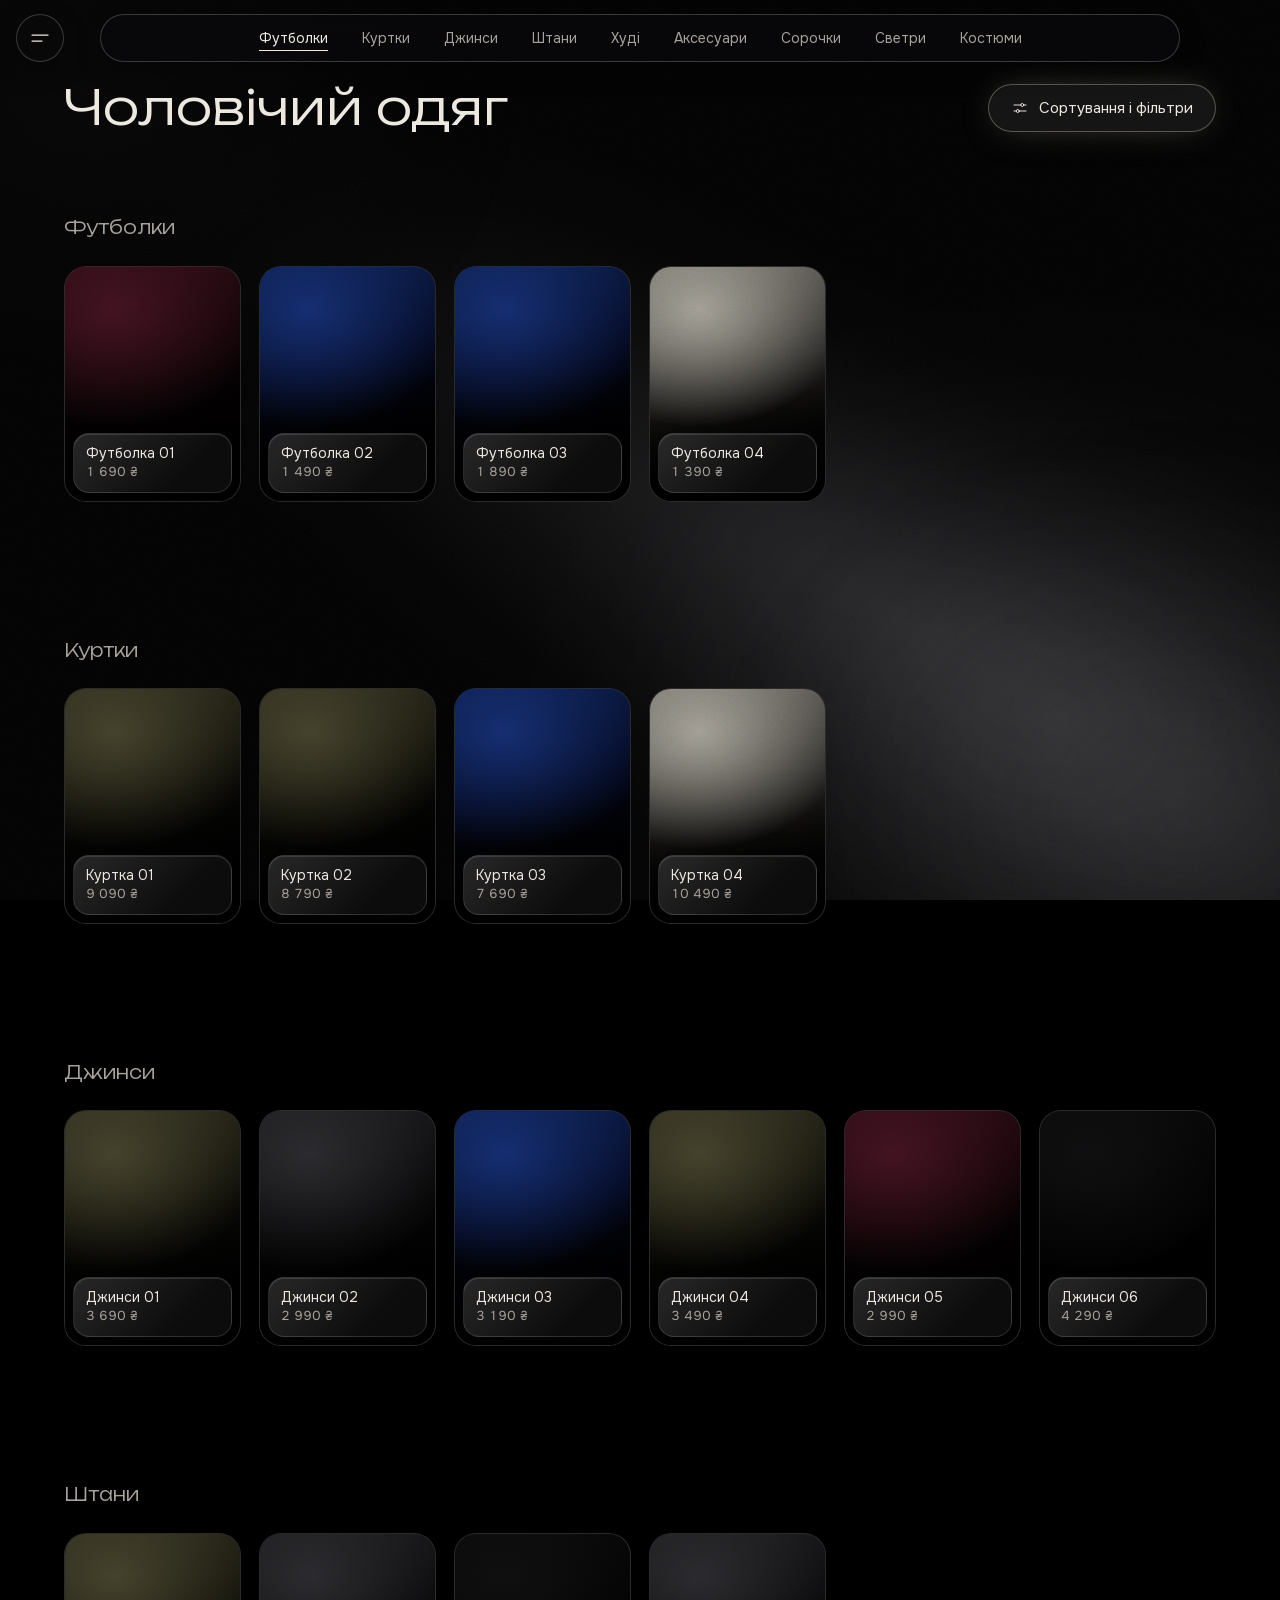
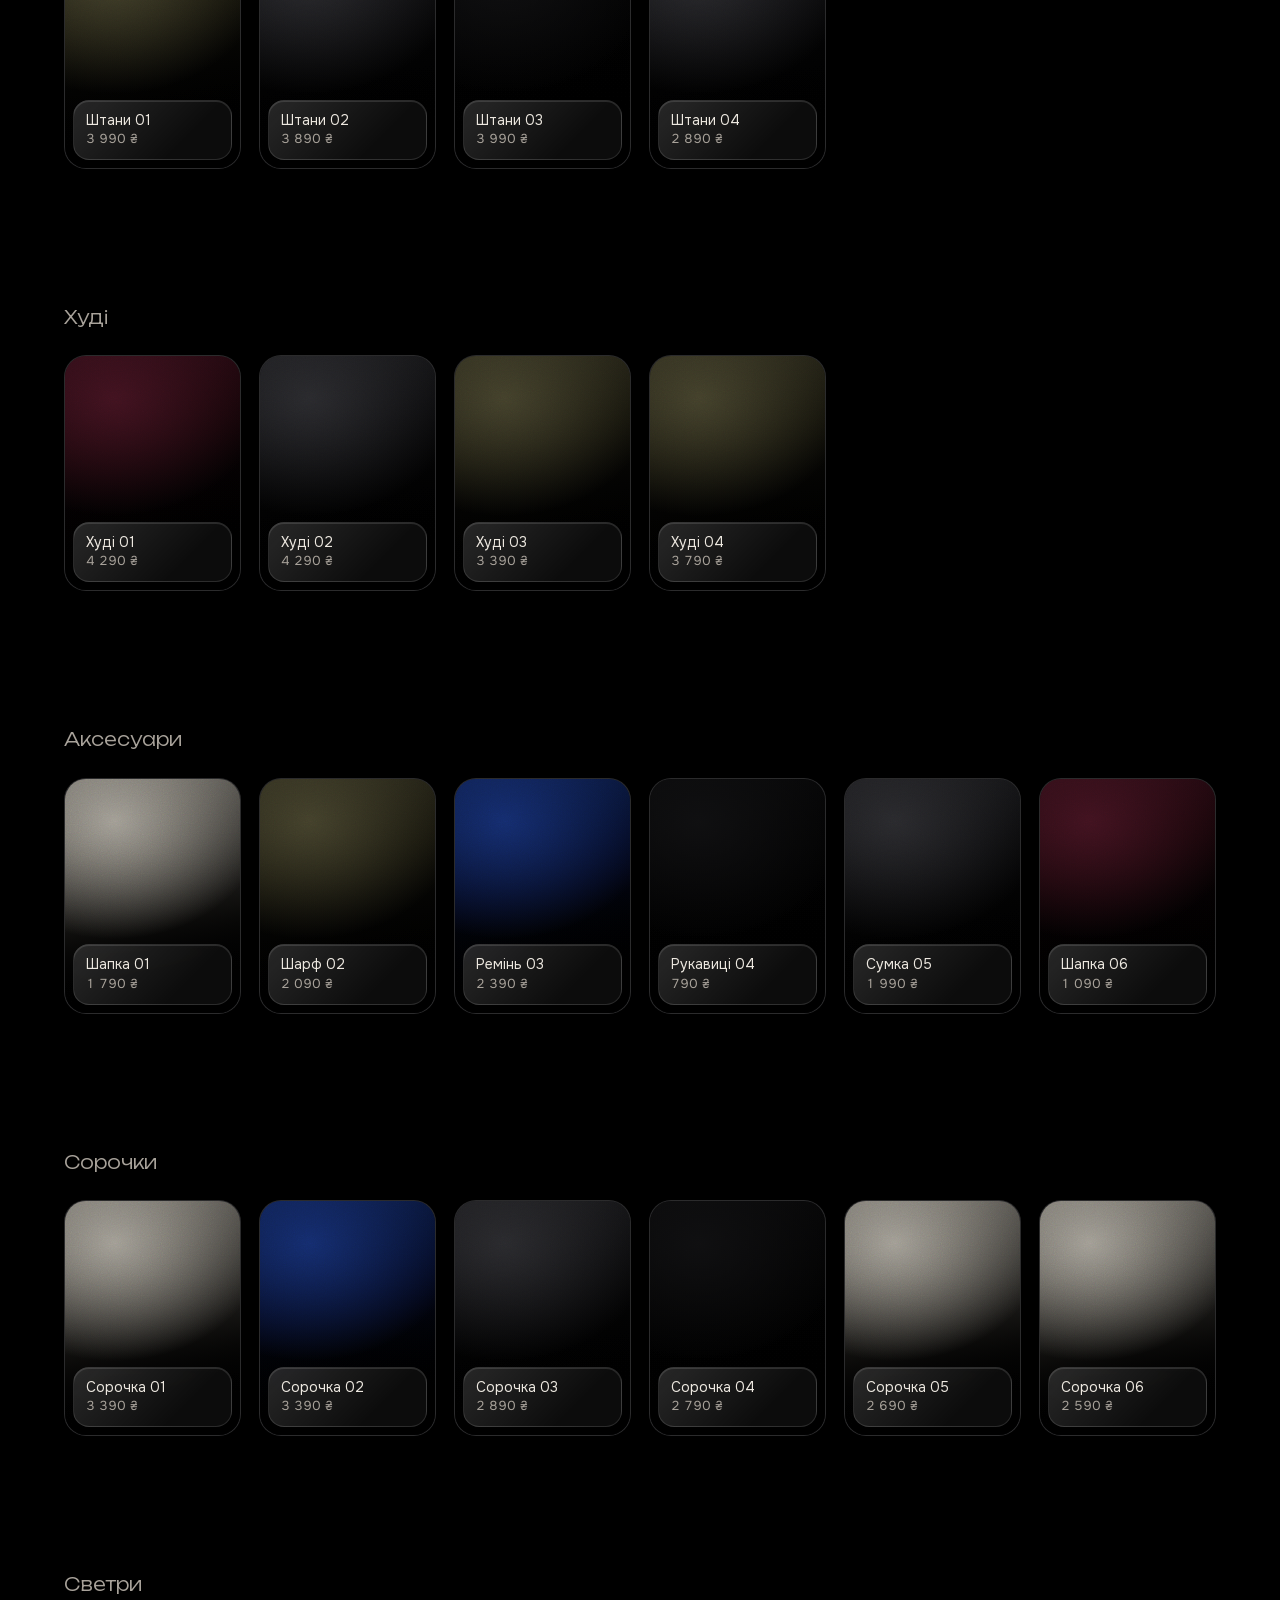
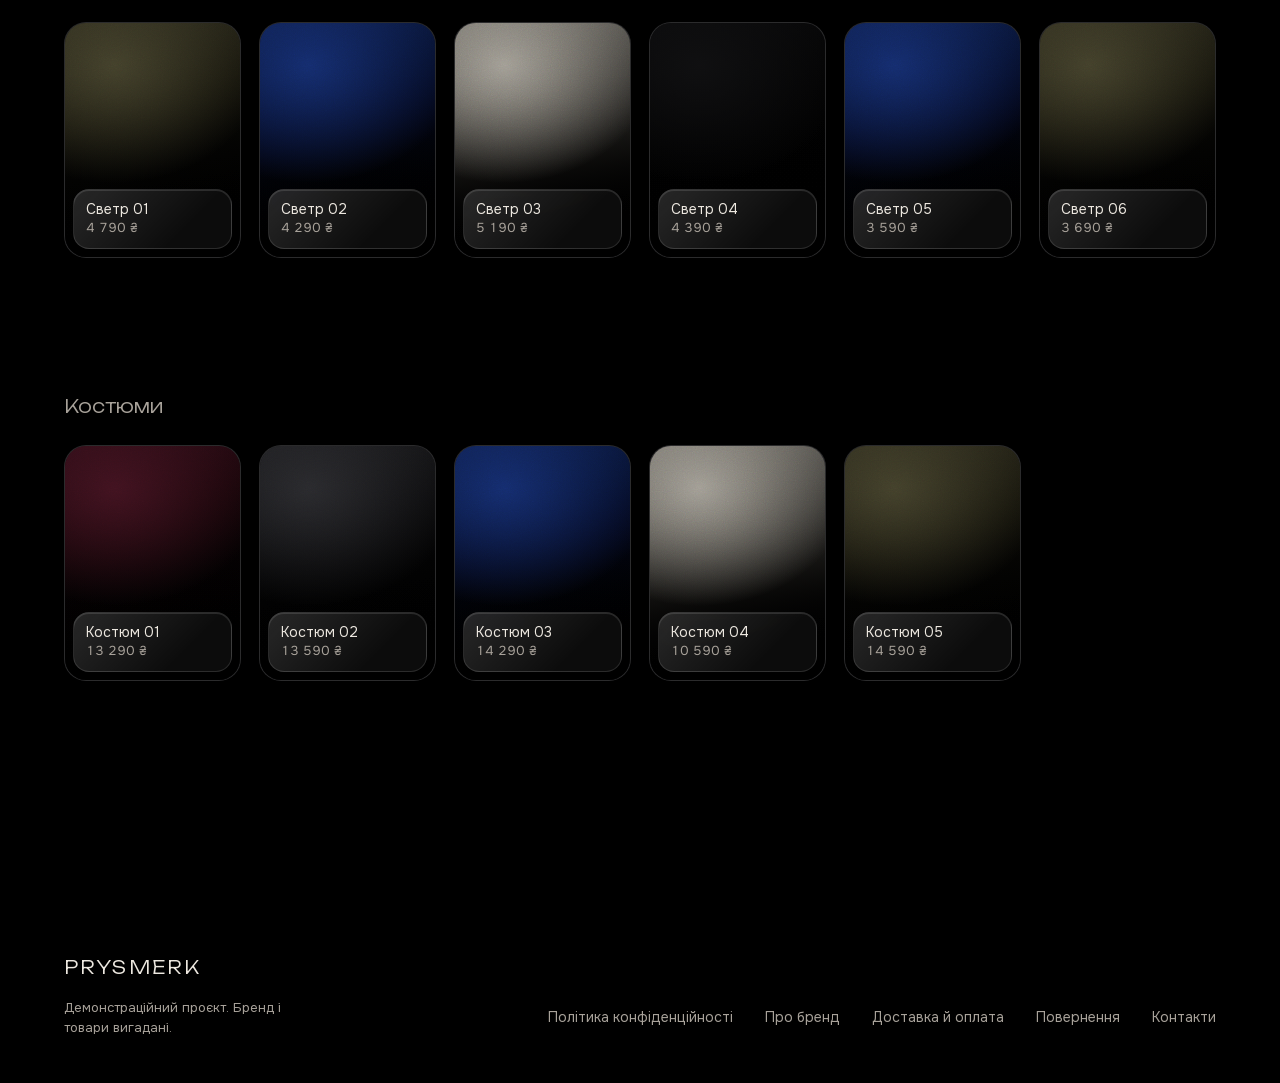
<file: section.html>
<!doctype html>
<html lang="uk" data-title-key="meta.men">
<head>
  <meta charset="utf-8">
  <meta name="viewport" content="width=device-width, initial-scale=1, viewport-fit=cover">
  <meta name="theme-color" content="#000000">
  <title>PRYSMERK</title>

  <link rel="icon" href="data:image/svg+xml,%3Csvg xmlns='http://www.w3.org/2000/svg' viewBox='0 0 32 32'%3E%3Crect width='32' height='32' fill='%23000'/%3E%3Cpath d='M12 24V8h5.5a4.5 4.5 0 0 1 0 9H12' fill='none' stroke='%23ede8e0' stroke-width='1.6'/%3E%3C/svg%3E">
  <!-- Шрифты лежат на сайте (fonts/), без запроса к внешнему серверу. preload: браузер начинает качать их сразу. -->
  <link rel="preload" href="fonts/unbounded-latin.woff2" as="font" type="font/woff2" crossorigin>
  <link rel="preload" href="fonts/unbounded-cyrillic.woff2" as="font" type="font/woff2" crossorigin>
  <link rel="preload" href="fonts/onest-latin.woff2" as="font" type="font/woff2" crossorigin>
  <link rel="preload" href="fonts/onest-cyrillic.woff2" as="font" type="font/woff2" crossorigin>
  <link rel="preload" href="fonts/onest-cyrillic-ext.woff2" as="font" type="font/woff2" crossorigin>
  <link rel="stylesheet" href="css/fonts.css">
  <!-- Данные товаров: начинаем грузить сразу, не дожидаясь скриптов -->
  <link rel="preload" href="data/products.json" as="fetch" crossorigin>

  <link rel="stylesheet" href="css/colors.css">
  <link rel="stylesheet" href="css/base.css">
  <link rel="stylesheet" href="css/glow.css">
  <link rel="stylesheet" href="css/section.css">
</head>
<body data-section="men" data-async>
  <!-- Какой раздел открыт, берём из адреса: section.html?s=men|women|kids.
       Делаем это сразу, до отрисовки, чтобы свечение сразу было нужного цвета. -->
  <script>
    (function () {
      var ok = ["men", "women", "kids"];
      var s = new URLSearchParams(location.search).get("s");
      if (ok.indexOf(s) === -1) s = "men";
      document.body.setAttribute("data-section", s);
      document.documentElement.setAttribute("data-title-key", "meta." + s);
    })();
  </script>

  <!-- Свечение фона: один слой, вне main, поэтому не гаснет при переходах -->
  <div class="glow-layer" aria-hidden="true"></div>

  <main class="section-page">
    <header class="section-head">
      <h1 class="section-title" id="section-title"></h1>
      <button class="filters-btn glass-btn" id="filters-open" type="button" aria-haspopup="dialog" aria-controls="filters">
        <svg viewBox="0 0 24 24" width="18" height="18" fill="none" stroke="currentColor" stroke-width="1.25" stroke-linecap="round" aria-hidden="true" focusable="false"><path d="M4 8h9"/><path d="M17 8h3"/><circle cx="15" cy="8" r="2"/><path d="M4 16h3"/><path d="M11 16h9"/><circle cx="9" cy="16" r="2"/></svg>
        <span data-i18n="filters.button">Сортування і фільтри</span>
        <span class="filters-btn__count" id="filters-count" hidden></span>
      </button>
    </header>

    <p class="catalog-status" id="catalog-status" role="status" hidden></p>
    <button class="btn catalog-retry" id="catalog-retry" type="button" hidden data-i18n="status.retry">Спробувати ще раз</button>
    <button class="btn catalog-reset" id="catalog-reset" type="button" hidden data-i18n="filters.reset.all">Скинути фільтри</button>
    <div id="catalog"></div>
  </main>

  <!-- Панель сортування і фільтрів -->
  <div class="modal" id="filters" role="dialog" aria-modal="true" aria-labelledby="filters-title" inert>
    <div class="modal__scrim" data-close></div>
    <div class="modal__panel glass">
      <div class="modal__head">
        <h2 class="modal__title" id="filters-title" data-i18n="filters.title">Сортування і фільтри</h2>
        <button class="modal__close glass-btn" type="button" data-close data-i18n-aria="filters.close" aria-label="Закрити">
          <svg viewBox="0 0 24 24" width="20" height="20" fill="none" stroke="currentColor" stroke-width="1.25" stroke-linecap="round" aria-hidden="true" focusable="false"><path d="M6 6l12 12"/><path d="M18 6L6 18"/></svg>
        </button>
      </div>

      <div class="modal__body">
        <fieldset class="group">
          <legend data-i18n="filters.sort">Сортування</legend>
          <div class="chips" id="sort-chips">
            <button class="chip" type="button" data-sort="asc" aria-pressed="false" data-i18n="filters.sort.asc">Ціна: від меншої до більшої</button>
            <button class="chip" type="button" data-sort="desc" aria-pressed="false" data-i18n="filters.sort.desc">Ціна: від більшої до меншої</button>
          </div>
        </fieldset>

        <fieldset class="group">
          <legend data-i18n="filters.color">Колір</legend>
          <div class="chips" id="color-chips"></div>
        </fieldset>

        <fieldset class="group">
          <legend data-i18n="filters.size">Розмір</legend>
          <div class="chips" id="size-chips"></div>
        </fieldset>

        <fieldset class="group">
          <legend data-i18n="filters.price">Ціна</legend>
          <div class="price-fields">
            <label class="field">
              <span class="field__label" data-i18n="filters.from">Від</span>
              <span class="field__box">
                <input class="field__input" id="price-min" type="text" inputmode="numeric" autocomplete="off" maxlength="6" spellcheck="false" aria-describedby="price-error">
                <span class="field__unit" data-currency></span>
              </span>
            </label>
            <label class="field">
              <span class="field__label" data-i18n="filters.to">До</span>
              <span class="field__box">
                <input class="field__input" id="price-max" type="text" inputmode="numeric" autocomplete="off" maxlength="6" spellcheck="false" aria-describedby="price-error">
                <span class="field__unit" data-currency></span>
              </span>
            </label>
          </div>
          <p class="field-error" id="price-error" role="alert" hidden data-i18n="filters.price.error"></p>
        </fieldset>
      </div>

      <div class="modal__foot">
        <button class="btn btn--ghost" type="button" id="filters-reset" data-i18n="filters.reset">Скинути</button>
        <button class="btn" type="button" id="filters-apply" data-close></button>
      </div>
    </div>
  </div>

  <!-- Порядок важен: переводы, язык, каркас, переходы, окна, каталог -->
  <script src="js/translations.js"></script>
  <script src="js/i18n.js"></script>
  <script src="js/layout.js"></script>
  <script src="js/glow-engine.js"></script>
  <script src="js/glow.js"></script>
  <script src="js/transitions.js"></script>
  <script src="js/modal.js"></script>
  <script src="js/data.js"></script>
  <script src="js/hero.js"></script>
  <script src="js/catalog.js"></script>
</body>
</html>
</file>
<file: css/fonts.css>
/*
  PRYSMERK. Шрифты: Unbounded (заголовки) и Onest (текст).
  Это те же гарнитуры из Google Fonts. Файлы лежат в папке fonts/, поэтому страница
  не ждёт внешний сервер, а шрифты можно подгрузить заранее (preload в HTML).
  Подмножества (subset) те же, что отдаёт Google. Знак гривны ₴ лежит в cyrillic-ext.
*/

/* cyrillic-ext */
@font-face {
  font-family: 'Onest';
  font-style: normal;
  font-weight: 300 400;
  font-display: swap;
  src: url('../fonts/onest-cyrillic-ext.woff2') format('woff2');
  unicode-range: U+0460-052F, U+1C80-1C8A, U+20B4, U+2DE0-2DFF, U+A640-A69F, U+FE2E-FE2F;
}

/* cyrillic */
@font-face {
  font-family: 'Onest';
  font-style: normal;
  font-weight: 300 400;
  font-display: swap;
  src: url('../fonts/onest-cyrillic.woff2') format('woff2');
  unicode-range: U+0301, U+0400-045F, U+0490-0491, U+04B0-04B1, U+2116;
}

/* latin */
@font-face {
  font-family: 'Onest';
  font-style: normal;
  font-weight: 300 400;
  font-display: swap;
  src: url('../fonts/onest-latin.woff2') format('woff2');
  unicode-range: U+0000-00FF, U+0131, U+0152-0153, U+02BB-02BC, U+02C6, U+02DA, U+02DC, U+0304, U+0308, U+0329, U+2000-206F, U+20AC, U+2122, U+2191, U+2193, U+2212, U+2215, U+FEFF, U+FFFD;
}

/* cyrillic */
@font-face {
  font-family: 'Unbounded';
  font-style: normal;
  font-weight: 300;
  font-display: swap;
  src: url('../fonts/unbounded-cyrillic.woff2') format('woff2');
  unicode-range: U+0301, U+0400-045F, U+0490-0491, U+04B0-04B1, U+2116;
}

/* latin */
@font-face {
  font-family: 'Unbounded';
  font-style: normal;
  font-weight: 300;
  font-display: swap;
  src: url('../fonts/unbounded-latin.woff2') format('woff2');
  unicode-range: U+0000-00FF, U+0131, U+0152-0153, U+02BB-02BC, U+02C6, U+02DA, U+02DC, U+0304, U+0308, U+0329, U+2000-206F, U+20AC, U+2122, U+2191, U+2193, U+2212, U+2215, U+FEFF, U+FFFD;
}
</file>
<file: css/colors.css>
/*
  PRYSMERK. ЦВЕТА САЙТА ЛЕЖАТ В ЭТОМ ФАЙЛЕ (кроме разовых слоёв стекла и свечения, см. ниже).
  Цветов по разделам нет: на всех страницах одна нейтральная схема.

    фон          чёрный
    graphite     свечение фона (слоями radial-gradient, края тают в чёрный)
    ivory        слоновая кость: подсветка кнопок, плашек и пунктов при наведении
                 и нажатии (мягкое свечение и тонкая рамка), а также тонкое
                 подчёркивание выбранного пункта
    ink          основной текст
    ink-dim      приглушённый текст и цена
*/

:root {
  --bg: #000000;

  /* Свечение фона */
  --graphite: #55555c;

  /* Подсветка и подчёркивание */
  --ivory: #f1ebdb;

  /* Текст */
  --ink: #ede8e0;
  --ink-dim: #a8a29a;

  --hairline: rgba(237, 232, 224, 0.14);
  --error: #e6aaa3;      /* ошибка в форме */

  /* Линии и поверхности: белый с прозрачностью поверх тёмного.
     Вынесены только повторяющиеся значения. Разовые слои стекла (градиенты, скримы)
     остаются рядом со своим компонентом. */
  --line: rgba(255, 255, 255, 0.16);          /* рамка чипа, размера, значка */
  --line-card: rgba(255, 255, 255, 0.13);     /* рамка плитки и фото */
  --line-strong: rgba(255, 255, 255, 0.36);   /* рамка поля ввода: не меньше 3 : 1 (WCAG 1.4.11) */
  --surface-faint: rgba(255, 255, 255, 0.04); /* заливка невыбранного чипа */
  --surface: rgba(255, 255, 255, 0.05);       /* заливка поля ввода и кнопок количества */
  --surface-selected: rgba(255, 255, 255, 0.16); /* заливка выбранного чипа */
  --tile-bg: #0b0b0d;                         /* подложка плитки и фото */
  --solid-glass: rgb(22, 22, 25);             /* стекло без размытия (запасной вариант) */
  --edge-highlight: inset 0 1px 0 rgba(255, 255, 255, 0.1); /* блик на верхней кромке */
  --shadow-float: 0 8px 24px rgba(0, 0, 0, 0.35);           /* тень парящей кнопки */
}

/* Регистрация цвета свечения: без неё браузер не умеет плавно менять переменную цвета.
   Значение должно совпадать с --graphite выше. */
@property --g-c { syntax: "<color>"; inherits: true; initial-value: #55555c; }
</file>
<file: css/base.css>
/*
  PRYSMERK. Общие стили: цвета, шрифты, свечение, «жидкое стекло»,
  кнопка меню, окно меню, футер.
*/

/* ---------- Размеры и шрифты (токены) ----------
   Токен: имя, под которым хранится значение. Меняешь здесь,
   и он меняется везде, где стоит var(--имя).
   Цвета лежат отдельно, в css/colors.css. */
:root {
  --font-display: "Unbounded", system-ui, -apple-system, "Segoe UI", sans-serif;
  --font-body: "Onest", system-ui, -apple-system, "Segoe UI", sans-serif;

  --ease-out: cubic-bezier(0.22, 1, 0.36, 1);

  --gutter: 24px;
  /* Боковое поле страницы. На телефоне 24 px, на компьютере растёт с шириной экрана,
     а на очень широких экранах контент перестаёт растягиваться (колонка до 1600 px по центру). */
  --page-pad: var(--gutter);
  --safe-top: env(safe-area-inset-top, 0px);
  --safe-bottom: env(safe-area-inset-bottom, 0px);
  --safe-left: env(safe-area-inset-left, 0px);
  --safe-right: env(safe-area-inset-right, 0px);

  /* место под кнопку меню: первый блок страницы не должен заходить под неё */
  --topbar-space: calc(var(--safe-top) + 80px);
}

@media (min-width: 1024px) {
  :root { --page-pad: max(clamp(32px, 5vw, 96px), calc((100vw - 1600px) / 2)); }
}

/* ---------- Сброс ---------- */
*,
*::before,
*::after {
  box-sizing: border-box;
}

html {
  background: var(--bg);
  color-scheme: dark;
  -webkit-text-size-adjust: 100%;
  text-size-adjust: 100%;
}

body {
  margin: 0;
  min-height: 100vh;
  min-height: 100svh;
  font-family: var(--font-body);
  font-weight: 400;
  font-size: 1rem;
  line-height: 1.6;
  color: var(--ink);
  background: transparent;
  overflow-x: clip;
  /* Телефон на боку с вырезом: содержимое не заходит под вырез. Вставки env() не равны нулю
     только при viewport-fit=cover (он есть на всех страницах), в остальных случаях это 0.
     Фиксированные элементы (кнопка меню, окно меню, окна) учитывают вставки сами. */
  padding-left: var(--safe-left);
  padding-right: var(--safe-right);
  -webkit-font-smoothing: antialiased;
}

/* Основная часть получает фокус от ссылки «Перейти до змісту». Рамка вокруг всей страницы не нужна. */
main:focus { outline: none; }

/* Балансировка строк: короткие заголовки ровнее, в абзацах нет одинокого слова на последней строке */
h1, h2, h3 { text-wrap: balance; }
p { text-wrap: pretty; }

/* Ссылка «Перейти до змісту»: невидима, пока на неё не попал фокус с клавиатуры */
.skip-link {
  position: fixed;
  top: calc(var(--safe-top) + 14px);
  left: calc(var(--safe-left) + 16px);
  z-index: 70;
  display: inline-flex;
  align-items: center;
  min-height: 48px;
  padding: 0 22px;
  border-radius: 999px;
  font-size: 0.9375rem;
  color: var(--ink);
  background: rgb(14, 14, 16);
  border: 1px solid var(--line-strong);
  transform: translateY(calc(-100% - var(--safe-top) - 24px));
}
.skip-link:focus-visible { transform: none; border-radius: 999px; }


body.menu-open,
body.modal-open {
  overflow: hidden;
}

[hidden] { display: none !important; }

h1, h2, h3, p, ul { margin: 0; padding: 0; }
ul { list-style: none; }
a { color: inherit; text-decoration: none; }
button { font: inherit; color: inherit; background: none; border: 0; padding: 0; cursor: pointer; }
img, svg { display: block; max-width: 100%; }

:focus-visible {
  outline: 2px solid var(--ink);
  outline-offset: 3px;
  border-radius: 4px;
}

/* ---------- Свечение фона ----------
   Весь код свечения лежит в css/glow.css (читайте комментарий в начале того файла). */

/* ---------- Жидкое стекло ----------
   Стекло = размытие того, что за ним (backdrop-filter), тонкая светлая
   кромка и блик сверху. */
.glass {
  position: relative;
  background:
    linear-gradient(135deg, rgba(255, 255, 255, 0.16), rgba(255, 255, 255, 0.03) 60%),
    color-mix(in srgb, var(--graphite) 9%, rgba(18, 18, 20, 0.35));
  -webkit-backdrop-filter: blur(26px) saturate(180%);
  backdrop-filter: blur(26px) saturate(180%);
  border: 1px solid rgba(255, 255, 255, 0.18);
  box-shadow:
    inset 0 1px 0 rgba(255, 255, 255, 0.14),
    0 18px 50px rgba(0, 0, 0, 0.5);
}

.glass::before {
  content: "";
  position: absolute;
  inset: 0;
  border-radius: inherit;
  background: radial-gradient(120% 55% at 12% 0%, rgba(255, 255, 255, 0.2), transparent 55%);
  pointer-events: none;
}

/* Круглые кнопки из стекла: тонкая граница 1 px, без толстой обводки */
.glass-btn {
  position: relative;
  background: rgba(255, 255, 255, 0.07);
  -webkit-backdrop-filter: blur(18px) saturate(160%);
  backdrop-filter: blur(18px) saturate(160%);
  border: 1px solid rgba(255, 255, 255, 0.2);
  box-shadow: var(--shadow-float);
}

/* Подсветка при наведении, нажатии и фокусе: слоновая кость.
   Фон светится графитом, кнопки слоновой костью, поэтому они не сливаются. */
.glass-btn { transition: border-color 0.3s ease, box-shadow 0.4s ease, transform 0.4s var(--ease-out); }
@media (hover: hover) {
  .glass-btn:hover {
    border-color: color-mix(in srgb, var(--ivory) 60%, transparent);
    box-shadow:
      0 0 34px -8px color-mix(in srgb, var(--ivory) 45%, transparent),
      var(--shadow-float);
  }
}
.glass-btn:active,
.glass-btn:focus-visible,
.glass-btn.is-lit {
  border-color: color-mix(in srgb, var(--ivory) 75%, transparent);
  box-shadow:
    0 0 38px -6px color-mix(in srgb, var(--ivory) 55%, transparent),
    var(--shadow-float);
}

/* Запасной вариант: браузер не умеет размывать фон, делаем непрозрачный тёмный */
@supports not ((backdrop-filter: blur(1px)) or (-webkit-backdrop-filter: blur(1px))) {
  .glass,
  .glass-btn { background: var(--solid-glass); }
  .drawer { background: rgb(18, 18, 21); }
}

/* ---------- Кнопка меню ---------- */
.topbar {
  position: fixed;
  top: calc(var(--safe-top) + 14px);
  left: calc(var(--safe-left) + 16px);
  z-index: 30;
  transition: opacity 0.35s ease;
}

.menu-btn {
  display: grid;
  place-items: center;
  width: 48px;
  height: 48px;
  border-radius: 50%;
  /* Тёмная подложка: под кнопкой проезжают светлые плитки, значок должен читаться на любой */
  background: rgba(10, 10, 12, 0.6);
  transition: transform 0.4s var(--ease-out), border-color 0.3s ease;
}
@supports not ((backdrop-filter: blur(1px)) or (-webkit-backdrop-filter: blur(1px))) {
  .menu-btn { background: var(--solid-glass); }
}

.menu-btn svg,
.drawer__close svg { position: relative; }

@media (hover: hover) {
  .menu-btn:hover { transform: scale(1.06); }
}
.menu-btn:active { transform: scale(0.96); }

/* ---------- Окно меню ---------- */
.scrim {
  position: fixed;
  inset: 0;
  z-index: 40;
  background: rgba(0, 0, 0, 0.38);
  opacity: 0;
  visibility: hidden;
  transition: opacity 0.5s ease, visibility 0s 0.5s;
}
.menu-open .scrim {
  opacity: 1;
  visibility: visible;
  transition: opacity 0.5s ease, visibility 0s;
}

.drawer {
  position: fixed;
  top: calc(var(--safe-top) + 10px);
  bottom: calc(var(--safe-bottom) + 10px);
  left: calc(var(--safe-left) + 10px);
  z-index: 50;
  width: min(80vw, 360px);
  display: flex;
  flex-direction: column;
  padding: 14px 28px 28px;
  border-radius: 32px;
  /* Низкое окно (телефон на боку, зум 200%): меню прокручивается, язык и «Про бренд» остаются доступны.
     overflow-x: hidden обрезает свечение пунктов по краю окна, иначе появилась бы горизонтальная полоса. */
  overflow-x: hidden;
  overflow-y: auto;
  overscroll-behavior: contain;
  scrollbar-width: thin;
  /* полупрозрачный фон: сквозь него видно свечение страницы */
  background:
    linear-gradient(135deg, rgba(255, 255, 255, 0.12), rgba(255, 255, 255, 0.02) 60%),
    color-mix(in srgb, var(--graphite) 8%, rgba(10, 10, 12, 0.34));
  transform: translateX(calc(-100% - 24px));
  visibility: hidden;
  transition: transform 0.55s var(--ease-out), visibility 0s 0.55s;
}
.menu-open .drawer {
  transform: none;
  visibility: visible;
  transition: transform 0.55s var(--ease-out), visibility 0s;
}

.drawer__head {
  position: relative;
  display: flex;
  justify-content: flex-end;
  margin-right: -12px;
}

.drawer__close {
  display: grid;
  place-items: center;
  width: 48px;
  height: 48px;
  border-radius: 50%;
  color: var(--ink-dim);
  transition: color 0.3s ease, border-color 0.3s ease;
}
@media (hover: hover) {
  .drawer__close:hover { color: var(--ink); }
}

.drawer__nav {
  position: relative;
  margin-top: 6vh;
}

.drawer__list > li + li { margin-top: 4px; }

.drawer__link {
  position: relative;
  display: flex;
  align-items: center;
  min-height: 56px;
  font-family: var(--font-display);
  font-weight: 300;
  font-size: clamp(1.125rem, 5.2vw, 1.4rem);
  line-height: 1.25;
  color: var(--ink-dim);
  transition: color 0.4s ease;
}

/* «Про бренд»: отдельный уровень, мельче и тише, ниже линии */
.drawer__link--quiet {
  font-family: var(--font-body);
  font-weight: 400;
  font-size: 1rem;
  letter-spacing: 0.02em;
  min-height: 48px;
}

.drawer__rule {
  height: 1px;
  margin: 22px 0 10px;
  background: var(--hairline);
}

/* Пункт раздела (меню и главная).
   Свечение: два слоя radial-gradient цвета слоновой кости, без чёткого края.
   Подчёркивание: тонкая линия цвета слоновой кости под текстом. */
.drawer__link[data-s]::before,
.enter__link[data-s]::before {
  content: "";
  position: absolute;
  inset: -22px -52px;
  z-index: -1;
  background:
    radial-gradient(closest-side, color-mix(in srgb, var(--ivory) 30%, transparent), transparent) center / 70% 80% no-repeat,
    radial-gradient(closest-side, color-mix(in srgb, var(--ivory) 16%, transparent), transparent) center / 100% 100% no-repeat;
  opacity: 0;
  transition: opacity 0.4s ease;
  pointer-events: none;
}

.drawer__link[data-s] > span,
.enter__link[data-s] > span {
  position: relative;
}
.drawer__link[data-s] > span::after,
.enter__link[data-s] > span::after {
  content: "";
  position: absolute;
  left: 0;
  right: 0;
  bottom: -7px;
  height: 1px;
  background: var(--ivory);
  transform: scaleX(0);
  transform-origin: left;
  transition: transform 0.45s var(--ease-out);
}

/* Выбран, нажат (телефон) или в фокусе: текст светлее, свечение и линия включены.
   Наведение работает только там, где есть мышь. */
.drawer__link[aria-current="page"],
.drawer__link[data-s]:active,
.drawer__link:focus-visible,
.enter__link[data-s]:active,
.enter__link:focus-visible {
  color: var(--ink);
}
.drawer__link[aria-current="page"]::before,
.drawer__link[data-s]:active::before,
.drawer__link[data-s]:focus-visible::before,
.enter__link[data-s]:active::before,
.enter__link[data-s]:focus-visible::before {
  opacity: 0.75;
}
.drawer__link[aria-current="page"] > span::after,
.drawer__link[data-s]:active > span::after,
.drawer__link[data-s]:focus-visible > span::after,
.enter__link[data-s]:active > span::after,
.enter__link[data-s]:focus-visible > span::after {
  transform: scaleX(1);
}
@media (hover: hover) {
  .drawer__link:hover,
  .enter__link:hover { color: var(--ink); }
  .drawer__link[data-s]:hover::before,
  .enter__link[data-s]:hover::before { opacity: 0.75; }
  .drawer__link[data-s]:hover > span::after,
  .enter__link[data-s]:hover > span::after { transform: scaleX(1); }
}

.drawer__foot {
  position: relative;
  margin-top: auto;
}

.lang {
  display: inline-flex;
  padding: 4px;
  gap: 2px;
  border-radius: 999px;
  background: rgba(255, 255, 255, 0.06);
  border: 1px solid var(--hairline);
}

.lang__btn {
  min-width: 56px;
  min-height: 44px;
  padding: 0 16px;
  border-radius: 999px;
  border: 1px solid transparent;
  font-size: 0.875rem;
  letter-spacing: 0.08em;
  color: var(--ink-dim);
  transition: background-color 0.35s ease, color 0.35s ease, border-color 0.35s ease;
}
.lang__btn[aria-pressed="true"] {
  background: var(--surface-selected);
  color: var(--ink);
  border-color: color-mix(in srgb, var(--ivory) 80%, transparent);
}

/* ---------- Вход на страницу и уход ---------- */
main {
  position: relative;
  animation: page-in 0.7s ease both;
}

/* Страницы с каталогом и товаром: быстро (0,25 с), main не короче экрана, чтобы футер всегда
   был под ним, и футер скрыт, пока страница не нарисовала контент (флаг is-ready ставит JS).
   Иначе пустой main поднимал бы футер в середину экрана, а потом контент выталкивал его вниз. */
.section-page,
.product-page {
  animation-duration: 0.25s;
  min-height: 100vh;
  min-height: 100svh;
}
body[data-async]:not(.is-ready) .footer { visibility: hidden; }

@keyframes page-in {
  from { opacity: 0; }
  to { opacity: 1; }
}

main,
.footer {
  transition: opacity 0.35s ease;
}
body.is-leaving main,
body.is-leaving .footer,
body.is-leaving .topbar {
  opacity: 0;
}

/* ---------- Футер ---------- */
.footer {
  position: relative;
  padding: 22vh var(--gutter) calc(36px + var(--safe-bottom));
}

.footer__brand {
  font-family: var(--font-display);
  font-weight: 300;
  font-size: 1.125rem;
  letter-spacing: 0.12em;
  margin-bottom: 28px;
}

.footer__nav a {
  display: inline-flex;
  align-items: center;
  min-height: 44px;
  font-size: 0.875rem;
  color: var(--ink-dim);
  transition: color 0.3s ease;
}
@media (hover: hover) {
  .footer__nav a:hover { color: var(--ink); }
}

.footer__note {
  margin-top: 28px;
  max-width: 34ch;
  font-size: 0.8125rem;
  line-height: 1.6;
  color: var(--ink-dim);
}

/* ---------- Окно (модальное) ----------
   Панель фильтров, позже окно заказа. На телефоне выезжает снизу,
   на широком экране появляется по центру. */
.modal {
  position: fixed;
  inset: 0;
  z-index: 60;
  display: grid;
  align-items: end;
  justify-items: center;
  padding: 0 10px calc(var(--safe-bottom) + 10px);
  visibility: hidden;
  transition: visibility 0s 0.5s;
}
.modal.is-open {
  visibility: visible;
  transition: none;
}

.modal__scrim {
  position: absolute;
  inset: 0;
  background: rgba(0, 0, 0, 0.5);
  opacity: 0;
  transition: opacity 0.5s ease;
}
.modal.is-open .modal__scrim { opacity: 1; }

.modal__panel {
  position: relative;
  display: flex;
  flex-direction: column;
  width: 100%;
  max-width: 520px;
  max-height: calc(100svh - 20px - var(--safe-top) - var(--safe-bottom));
  border-radius: 28px;
  overflow: hidden;
  background:
    linear-gradient(135deg, rgba(255, 255, 255, 0.12), rgba(255, 255, 255, 0.02) 60%),
    color-mix(in srgb, var(--graphite) 8%, rgba(10, 10, 12, 0.5));
  opacity: 0;
  transform: translateY(48px) scale(0.98);
  transition: opacity 0.45s ease, transform 0.6s var(--ease-out);
}
.modal.is-open .modal__panel {
  opacity: 1;
  transform: none;
}

@media (min-width: 768px) {
  .modal { align-items: center; padding: 24px; }
}

.modal__head {
  position: relative;
  display: flex;
  align-items: center;
  justify-content: space-between;
  gap: 16px;
  padding: 18px 18px 8px 26px;
}

.modal__title {
  font-family: var(--font-display);
  font-weight: 300;
  font-size: 1.25rem;
  line-height: 1.3;
}

.modal__close {
  flex: none;
  display: grid;
  place-items: center;
  width: 48px;
  height: 48px;
  border-radius: 50%;
  color: var(--ink-dim);
  transition: color 0.3s ease, border-color 0.3s ease;
}
@media (hover: hover) {
  .modal__close:hover { color: var(--ink); }
}

.modal__body {
  position: relative;
  flex: 1 1 auto;
  min-height: 0;
  overflow-y: auto;
  overscroll-behavior: contain;
  padding: 8px 26px 20px;
}

.modal__foot {
  position: relative;
  display: flex;
  align-items: center;
  justify-content: space-between;
  gap: 12px;
  padding: 14px 18px 18px 26px;
  border-top: 1px solid var(--hairline);
}

/* ---------- Кнопки и «чипы» (переключатели) ---------- */
.btn {
  min-height: 48px;
  padding: 0 28px;
  border-radius: 999px;
  font-size: 0.9375rem;
  font-weight: 400;
  color: var(--ink);
  background: rgba(255, 255, 255, 0.14);
  border: 1px solid rgba(255, 255, 255, 0.24);
  transition: background-color 0.35s ease, border-color 0.35s ease, transform 0.15s ease-out;
}
.btn:active { transform: scale(0.96); }
@media (hover: hover) {
  .btn:hover { background: rgba(255, 255, 255, 0.2); border-color: var(--ivory); }
}
.btn--ghost {
  padding: 0 8px;
  color: var(--ink-dim);
  background: none;
  border-color: transparent;
}
@media (hover: hover) {
  .btn--ghost:hover { background: none; border-color: transparent; color: var(--ink); }
}

.chips {
  display: flex;
  flex-wrap: wrap;
  gap: 8px;
}

.chip {
  display: inline-flex;
  align-items: center;
  gap: 8px;
  min-height: 44px;
  padding: 0 16px;
  border-radius: 999px;
  font-size: 0.875rem;
  font-weight: 400;
  color: var(--ink-dim);
  background: var(--surface-faint);
  border: 1px solid var(--line);
  transition: background-color 0.35s ease, color 0.35s ease, border-color 0.35s ease;
}
@media (hover: hover) {
  .chip:hover { color: var(--ink); border-color: color-mix(in srgb, var(--ivory) 70%, transparent); }
}
/* Выбранный чип: заливка, яркая рамка и галочка. Состояние не держится на одном цвете. */
.chip[aria-pressed="true"] {
  color: var(--ink);
  background: var(--surface-selected);
  border-color: var(--ivory);
}
.chip[aria-pressed="true"]::before,
.chip-radio input:checked + span::before {
  content: "";
  flex: none;
  width: 5px;
  height: 9px;
  margin-top: -3px;
  border: solid currentColor;
  border-width: 0 1.5px 1.5px 0;
  transform: rotate(45deg);
}

/* Футер на компьютере: название слева, ссылки в одну строку справа, пометка под названием */
@media (min-width: 1024px) {
  .footer {
    display: grid;
    grid-template-columns: auto 1fr;
    grid-template-areas: "brand nav" "note nav";
    column-gap: 64px;
    align-items: end;
    padding: 22vh var(--page-pad) calc(44px + var(--safe-bottom));
  }
  .footer__brand { grid-area: brand; margin-bottom: 0; }
  .footer__note { grid-area: note; margin-top: 16px; }
  .footer__nav { grid-area: nav; justify-self: end; }
  .footer__nav ul { display: flex; flex-wrap: wrap; justify-content: flex-end; gap: 4px 32px; }
}

/* ---------- Режим высокой контрастности (Windows) ----------
   Система заменяет все цвета, и рамки у всех одинаковые. Выбранное состояние показываем
   системным цветом Highlight: заливка и инвертированный текст. */
@media (forced-colors: active) {
  .chip[aria-pressed="true"],
  .lang__btn[aria-pressed="true"] {
    forced-color-adjust: none;
    color: HighlightText;
    background: Highlight;
    border-color: Highlight;
  }
  .drawer__link[aria-current="page"] > span::after {
    forced-color-adjust: none;
    background: Highlight;
  }
}

/* ---------- Уменьшить движение ----------
   Если в системе включено «уменьшить движение», анимации и плавные
   переходы отключаются. */
@media (prefers-reduced-motion: reduce) {
  /* Исключение: простое затухание страницы (опасности движения нет). Всё остальное ниже выключено. */
  main {
    animation: page-in 0.25s linear both !important;
  }
  body.is-leaving main,
  body.is-leaving .footer,
  body.is-leaving .topbar,
  body.is-hero-leaving .topbar,
  body.is-hero-leaving .subnav,
  body.is-hero-leaving .section-head,
  body.is-hero-leaving .row__title,
  body.is-hero-leaving .footer,
  body.is-hero-leaving .tile {
    transition-duration: 0.2s !important;
  }
  *,
  *::before,
  *::after {
    animation-duration: 0.01ms !important;
    animation-delay: 0s !important;
    animation-iteration-count: 1 !important;
    transition-duration: 0.01ms !important;
    transition-delay: 0s !important;
    scroll-behavior: auto !important;
  }
}
</file>
<file: css/glow.css>
/*
  PRYSMERK. Свечение фона: четыре больших мягких слоя.

  КАК ЭТО СОБРАНО (читайте сверху вниз)

  1. .glow-layer это один слой на весь экран: fixed, под всем содержимым, не ловит клики.
  2. Внутри четыре слоя (.gl). У каждого своя роль и свой размер:
       haze   широкая слабая дымка возле угла
       sweep  вытянутый эллипс, повёрнутый на ~30°: диагональный «размах» от угла
       core   самое светлое, но мягкое ядро там, где размах доходит до края
       dark   едва заметная тёмная подсветка в противоположном углу
  3. Каждый слой это градиент radial-gradient в виде эллипса с шестью остановками.
     Яркость падает нелинейно: 100%, 80%, 50%, 25%, 8%, 0% от пика. Поэтому видимого края нет.
     Размытие (filter: blur) не используется: оно тяжёлое для телефона.
  4. Цвет у всех слоёв один (--g-c), но оттенки разные: haze темнее, sweep как есть,
     core бледнее (разбавлен белым), dark темнее всех. Других цветов нет.
  5. Размеры заданы в vmax (процент большей стороны экрана), поэтому на телефоне свечение
     выглядит так же, как на компьютере, а не сжимается в угол.
  6. Слои медленно плывут (только transform: сдвиг, поворот, масштаб). Периоды разные,
     поэтому слои не двигаются синхронно.
  7. Поверх лежит тонкий шум 4%. Он нужен, чтобы на тёмных градиентах не было ступенек.

  КАК ПОПРАВИТЬ САМОМУ
    --g-k            общая сила свечения (1 = «мягко», 0.6 = «ещё мягче», 1.4 = «заметнее»)
    --a-haze/sweep/core/dark   пиковая прозрачность каждого слоя (0.30 означает 30%)
    --gx --gy        где ядро: проценты экрана (0 0 левый верх, 100 100 правый низ)
    --ga             угол размаха в градусах (минус: вверх вправо, плюс: вверх влево)
*/

.glow-layer {
  /* Единицы. На сайте это проценты экрана. В пробе их подменяют на проценты блока. */
  --u-w: 1vw;
  --u-h: 1vh;
  --u-m: 1vmax;

  /* Цвет свечения. Берётся из colors.css; цвет меняется плавно (см. @property ниже) */
  --g-c: var(--graphite);
  transition: --g-c 0.7s ease;

  /* Сила и яркость слоёв (пик прозрачности).
     --g-k = 1.4 это выбранная сила «заметнее» (было 1 «мягко», 0.62 «ещё мягче»).
     Пики слоёв подобраны так, чтобы самая светлая точка свечения не превышала ~56 из 255:
     выше этого приглушённый текст (#a8a29a) теряет контраст 4,5 : 1. Пробный вариант без
     ограничения был: haze .30, sweep .27, core .27 (максимум 85, красивее, но текст у углов
     не проходил контраст). Хотите ярче ядро: поднимайте --a-core, но проверяйте контраст. */
  --g-k: 1.4;
  --a-haze: 0.30;
  --a-sweep: 0.22;
  --a-core: 0.08;
  --a-dark: 0.08;

  /* Композиция по умолчанию (главная): ядро внизу слева, размах вверх вправо */
  --gx: 7;
  --gy: 93;
  --ga: -30;

  position: fixed;
  top: 0;
  left: 0;
  width: 100%;
  height: 100vh;
  height: 100lvh;
  overflow: hidden;
  isolation: isolate;
  z-index: -1;
  pointer-events: none;
}

/* Композиции. Ядро всегда с противоположной стороны от крупного текста.
   Кроме четырёх основных есть две служебные: страница товара и информационные страницы. */
.glow-layer[data-g="product"] { --gx: 6;  --gy: 94;  --ga: -28; }
.glow-layer[data-g="info"]    { --gx: 8;  --gy: 96;  --ga: -24; }
@media (max-width: 767px) {
  .glow-layer[data-g="product"] { --gx: 94; --gy: 97; --ga: 30; }
}

.glow-layer[data-g="home"]  { --gx: 7;  --gy: 93;  --ga: -30; }
.glow-layer[data-g="men"]   { --gx: 93; --gy: 90;  --ga: 30; }
.glow-layer[data-g="women"] { --gx: 96; --gy: 78;  --ga: 9; }
.glow-layer[data-g="kids"]  { --gx: 88; --gy: 99;  --ga: 36; }

/* ---------- Слой ----------
   Внешний элемент (.gl) задаёт место и угол и плавно переезжает при смене раздела.
   Внутренний (.gl__in) несёт градиент и медленно плывёт. Так «переезд» и «плавание»
   не мешают друг другу, и оба считаются на видеокарте (только transform). */
.gl {
  position: absolute;
  left: 50%;
  top: 50%;
  width: calc(var(--u-m) * var(--w));
  height: calc(var(--u-m) * var(--h));
  margin: calc(var(--u-m) * var(--h) / -2) 0 0 calc(var(--u-m) * var(--w) / -2);
  transform:
    translate(calc((var(--cx) - 50) * var(--u-w)), calc((var(--cy) - 50) * var(--u-h)))
    rotate(calc(var(--rot) * 1deg));
  transition: transform 0.7s ease;
}

.gl__in {
  position: absolute;
  inset: 0;
  background: radial-gradient(
    ellipse closest-side,
    color-mix(in srgb, var(--c) calc(var(--a) * 100%), transparent) 0%,
    color-mix(in srgb, var(--c) calc(var(--a) * 80%), transparent) 18%,
    color-mix(in srgb, var(--c) calc(var(--a) * 50%), transparent) 38%,
    color-mix(in srgb, var(--c) calc(var(--a) * 25%), transparent) 58%,
    color-mix(in srgb, var(--c) calc(var(--a) * 8%), transparent) 78%,
    transparent 100%
  );
  animation: gl-drift var(--T) ease-in-out infinite alternate;
  /* Отрицательная задержка = «анимация уже идёт давно». JS подставляет --d (секунды),
     поэтому при переходе на другую страницу слои продолжают с того же места. */
  animation-delay: calc(var(--d, 0) * -1s);
  will-change: transform;
}

@keyframes gl-drift {
  from {
    transform: translate3d(calc(var(--dx) * -1), calc(var(--dy) * -1), 0) rotate(calc(var(--dr) * -1)) scale(1);
  }
  to {
    transform: translate3d(var(--dx), var(--dy), 0) rotate(var(--dr)) scale(1.08);
  }
}

/* ---------- Четыре слоя ----------
   --w и --h размеры в vmax; --cx и --cy центр слоя в процентах экрана;
   --rot поворот; --c цвет-оттенок; --a пик прозрачности (умножается на --g-k);
   --T период плавания; --dx --dy --dr размах плавания. */

/* Дымка: широкая, самая слабая. Центр чуть ближе к середине экрана, чем ядро. */
.gl--haze {
  --w: 90; --h: 72;
  --cx: calc(var(--gx) + (50 - var(--gx)) * 0.25);
  --cy: calc(var(--gy) + (50 - var(--gy)) * 0.25);
  --rot: 0;
}
.gl--haze .gl__in {
  --c: color-mix(in srgb, var(--g-c) 72%, black);
  --a: calc(var(--a-haze) * var(--g-k));
  --T: 52s; --dx: calc(5 * var(--u-w)); --dy: calc(3 * var(--u-h)); --dr: 3deg;
}

/* Размах: вытянутый эллипс 150 x 46, повёрнутый на --ga. Центр между ядром и серединой. */
.gl--sweep {
  --w: 150; --h: 46;
  --cx: calc(var(--gx) + (50 - var(--gx)) * 0.55);
  --cy: calc(var(--gy) + (50 - var(--gy)) * 0.55);
  --rot: var(--ga);
}
.gl--sweep .gl__in {
  --c: color-mix(in srgb, var(--g-c) 90%, white);
  --a: calc(var(--a-sweep) * var(--g-k));
  --T: 36s; --dx: calc(4 * var(--u-w)); --dy: calc(5 * var(--u-h)); --dr: 6deg;
}

/* Ядро: радиус около 40 vmax, самое светлое, но мягкое и бледное (не белое). */
.gl--core {
  --w: 80; --h: 64;
  --cx: var(--gx);
  --cy: var(--gy);
  --rot: 0;
}
.gl--core .gl__in {
  --c: color-mix(in srgb, var(--g-c) 56%, white);
  --a: calc(var(--a-core) * var(--g-k));
  --T: 28s; --dx: calc(6 * var(--u-w)); --dy: calc(4 * var(--u-h)); --dr: 4deg;
}

/* Тёмная подсветка в противоположном углу, прозрачность до 8%. */
.gl--dark {
  --w: 70; --h: 56;
  --cx: calc(100 - var(--gx));
  --cy: calc(100 - var(--gy));
  --rot: 0;
}
.gl--dark .gl__in {
  --c: color-mix(in srgb, var(--g-c) 50%, black);
  --a: calc(var(--a-dark) * var(--g-k));
  --T: 44s; --dx: calc(4 * var(--u-w)); --dy: calc(3 * var(--u-h)); --dr: 3deg;
}

/* ---------- Шум против ступенек ----------
   На тёмных градиентах яркость меняется ступеньками по одному уровню (banding).
   Лёгкий шум размывает эти ступеньки. Режим overlay не трогает чистый чёрный фон:
   шум виден только там, где есть свечение. */
.gl-noise {
  position: absolute;
  inset: 0;
  opacity: 0.04;
  mix-blend-mode: overlay;
  background-image: url("data:image/svg+xml,%3Csvg xmlns='http://www.w3.org/2000/svg' width='200' height='200'%3E%3Cfilter id='n' x='0' y='0' width='100%25' height='100%25'%3E%3CfeTurbulence type='fractalNoise' baseFrequency='.85' numOctaves='2' stitchTiles='stitch'/%3E%3CfeColorMatrix type='saturate' values='0'/%3E%3C/filter%3E%3Crect width='100%25' height='100%25' filter='url(%23n)'/%3E%3C/svg%3E");
  background-size: 200px 200px;
}

/* ---------- Телефон: три слоя вместо четырёх ---------- */
@media (max-width: 600px) {
  .gl--dark { display: none; }
}

/* ---------- «Уменьшить движение»: свечение остаётся, но стоит на месте ---------- */
@media (prefers-reduced-motion: reduce) {
  .gl__in { animation: none !important; }
}

/* ---------- Корень слоёв и «Свет вещи» ----------
   Слои лежат внутри .glow-root. На странице товара js/glow.js кладёт рядом копию корня
   с цветом вещи и плавно меняет прозрачность: перерисовывать градиент при этом не нужно. */
.glow-root {
  position: absolute;
  inset: 0;
  transition: opacity 0.8s ease;
}
.glow-root--tint { opacity: 0; will-change: opacity; }
.glow-root--tint.is-on { opacity: 1; }
.glow-layer.has-tint .glow-root:not(.glow-root--tint) {
  opacity: 0;
  visibility: hidden; /* после затухания не рисуется и не нагружает видеокарту */
  transition: opacity 0.8s ease, visibility 0s linear 0.8s;
}
/* Служебный класс: поставить состояние мгновенно, без плавности (его включает glow.js) */
.glow-layer.no-tr .glow-root,
.glow-layer.no-tr .gl { transition: none !important; }
</file>
<file: css/home.css>
/* PRYSMERK. Главная страница */

/* ---------- Первый экран ---------- */
.hero {
  position: relative;
  min-height: 100vh;
  min-height: 100svh;
  display: grid;
  place-content: center;
  justify-items: center;
  /* сверху место под кнопку меню, по бокам не меньше 24 px */
  padding: var(--topbar-space) var(--gutter) 0;
  text-align: center;
  overflow-x: clip;
}

/* Свечение под названием. Слой фиксирован к экрану (см. css/glow.css),
   центр на 70% высоты: под названием, и так же на всех страницах. Появляется только плавным нарастанием
   прозрачности: без «дыхания» и сдвигов, чтобы слой не перерисовывался. */
.glow-layer .glow-root { animation: glow-fade 2.2s var(--ease-out) both; }
/* Если пользователь пришёл с другой страницы сайта, свечение не гаснет заново. */
.has-prev .glow-layer .glow-root { animation: none; }

/* Название.
   Размер считается от ширины экрана (12vw), с нижним и верхним пределом.
   --ls это межбуквенный интервал: на телефоне меньше, на широком экране больше.
   text-indent возвращает центр: после последней буквы остаётся пустой
   промежуток, и без поправки слово «съехало» бы влево.
   nowrap запрещает перенос слова. */
.wordmark {
  --ls: 0.06em;
  max-width: 100%;
  font-family: var(--font-display);
  font-weight: 300;
  font-size: clamp(1.35rem, 9vw, 4.5rem);
  line-height: 1;
  letter-spacing: var(--ls);
  text-indent: var(--ls);
  white-space: nowrap;
  animation: wordmark-in 2s var(--ease-out) both;
}

@media (min-width: 768px) {
  .wordmark { --ls: 0.14em; }
}

.hero__tagline {
  margin-top: 1.6rem;
  font-size: 0.9375rem;
  letter-spacing: 0.04em;
  color: var(--ink);
  animation: tagline-in 1.4s ease 1.1s both;
}

@keyframes wordmark-in {
  from { opacity: 0; letter-spacing: calc(var(--ls) + 0.08em); text-indent: calc(var(--ls) + 0.08em); }
  to { opacity: 1; letter-spacing: var(--ls); text-indent: var(--ls); }
}

@keyframes tagline-in {
  from { opacity: 0; }
  to { opacity: 1; }
}

@keyframes glow-fade {
  from { opacity: 0; }
  to { opacity: 1; }
}

/* ---------- Текстовые блоки ----------
   Одна колонка, один левый край, боковой отступ 24 px. */
.credo,
.dna,
.enter {
  padding-left: var(--gutter);
  padding-right: var(--gutter);
}

.credo { padding-top: 26vh; }
.dna { padding-top: 24vh; }
.enter { padding-top: 28vh; }

.credo__title {
  max-width: 11em;
  font-family: var(--font-display);
  font-weight: 300;
  font-size: clamp(1.6rem, 7vw, 3.6rem);
  line-height: 1.18;
  letter-spacing: 0;
}

.credo__text {
  max-width: 34ch;
  margin-top: 2.5rem;
  font-size: 0.9375rem;
  line-height: 1.75;
  color: var(--ink-dim);
}

.dna__item { max-width: 30ch; }
.dna__item + .dna__item { margin-top: 12vh; }

.dna__title {
  font-family: var(--font-display);
  font-weight: 300;
  font-size: clamp(1.4rem, 6vw, 2.4rem);
  line-height: 1.2;
}

.dna__text {
  margin-top: 0.9rem;
  font-size: 0.9375rem;
  line-height: 1.7;
  color: var(--ink-dim);
}

/* ---------- Вход в разделы ----------
   Одного цвета, без точек. Свечение раздела появляется при нажатии,
   фокусе и наведении (правила в base.css). */
.enter__link {
  position: relative;
  display: inline-flex;
  align-items: center;
  min-height: 64px;
  font-family: var(--font-display);
  font-weight: 300;
  font-size: clamp(1.35rem, 6.6vw, 3.2rem);
  line-height: 1.2;
  color: var(--ink-dim);
  transition: color 0.4s ease;
}

.enter__list > li + li { margin-top: 1.2rem; }

/* ---------- Компьютер ----------
   Асимметрия: крупный заголовок слева, короткий текст в правой колонке на уровне его низа;
   три принципа в ряд, каждый на своей высоте; разделы сдвинуты в правую половину. */
@media (min-width: 1024px) {
  .credo,
  .dna,
  .enter {
    padding-left: var(--page-pad);
    padding-right: var(--page-pad);
  }

  .credo {
    display: grid;
    grid-template-columns: repeat(12, minmax(0, 1fr));
    column-gap: 24px;
    align-items: end;
    padding-top: 30vh;
  }
  .credo__title {
    grid-column: 1 / 8;
    max-width: none;
    font-size: clamp(3rem, 5.4vw, 6rem);
    line-height: 1.1;
  }
  .credo__text {
    grid-column: 9 / 13;
    margin-top: 0;
    padding-bottom: 0.6rem;
    font-size: 1rem;
  }

  .dna {
    display: grid;
    grid-template-columns: repeat(3, minmax(0, 1fr));
    column-gap: clamp(24px, 5vw, 96px);
    align-items: start;
    padding-top: 26vh;
  }
  .dna__item + .dna__item { margin-top: 0; }
  .dna__item:nth-child(2) { margin-top: 14vh; }
  .dna__item:nth-child(3) { margin-top: 6vh; }
  .dna__title { font-size: clamp(2rem, 3vw, 3.2rem); }
  .dna__text { font-size: 1rem; }

  .enter {
    padding-top: 30vh;
    padding-left: max(42%, var(--page-pad));
  }
  .enter__link { font-size: clamp(2.4rem, 4.4vw, 5rem); }
  .enter__list > li + li { margin-top: 1.6rem; }
}
</file>
<file: css/info.css>
/* PRYSMERK. Информационные страницы: о бренде, политика, доставка, возврат, контакты */

.info-page {
  --pad: var(--page-pad);
  padding-top: var(--topbar-space);
  padding-bottom: 6vh;
  min-height: 100vh;
  min-height: 100svh;
}

.info { padding: 0 var(--pad); }

.info__title {
  font-family: var(--font-display);
  font-weight: 300;
  font-size: clamp(1.7rem, 7.4vw, 4.2rem);
  line-height: 1.12;
  overflow-wrap: break-word;
}

.info__body { margin-top: 9vh; }

.info__demo {
  max-width: 46ch;
  padding-left: 14px;
  border-left: 1px solid var(--ivory);
  font-size: 0.875rem;
  line-height: 1.6;
  color: var(--ink-dim);
}

.info__section { margin-top: 8vh; }
.info__section h2 {
  margin-bottom: 14px;
  font-family: var(--font-display);
  font-weight: 300;
  font-size: 1.125rem;
  line-height: 1.3;
}
.info__section p {
  max-width: 58ch;
  font-size: 0.9375rem;
  line-height: 1.8;
  color: var(--ink-dim);
}
.info__section p + p { margin-top: 12px; }
/* Ссылки в тексте: подчёркнуты, чтобы отличаться от обычного текста */
.info__section a {
  color: var(--ink);
  text-decoration: underline;
  text-decoration-thickness: from-font;
  text-underline-offset: 0.25em;
}
@media (hover: hover) {
  .info__section a:hover { text-decoration-color: var(--ivory); }
}
.info__demo + .info__section { margin-top: 7vh; }

/* О бренде: история крупнее, с воздухом между абзацами */
.info__lead {
  max-width: 34ch;
  font-size: 1.125rem;
  line-height: 1.75;
  color: var(--ink);
}
.info__lead + .info__lead { margin-top: 3.2rem; }

.info__dna { margin-top: 14vh; }
/* Иерархия: «Принципи» (h2) крупнее названий принципов (h3) под ним */
.info__dna h2 {
  font-size: clamp(1.5rem, 5vw, 2.4rem);
  line-height: 1.2;
}
.info__dna-list { margin-top: 28px; display: grid; gap: 7vh; }
.dna__item { max-width: 30ch; }
.dna__title {
  font-family: var(--font-display);
  font-weight: 300;
  font-size: clamp(1.125rem, 3.4vw, 1.6rem);
  line-height: 1.2;
}
.dna__text {
  margin-top: 0.8rem;
  font-size: 0.9375rem;
  line-height: 1.7;
  color: var(--ink-dim);
}
.info__dna + .info__demo { margin-top: 12vh; }

/* ---------- Компьютер: заголовок слева и закреплён, текст в правой колонке ---------- */
@media (min-width: 1024px) {
  .info {
    display: grid;
    grid-template-columns: repeat(12, minmax(0, 1fr));
    column-gap: 24px;
    align-items: start;
  }
  .info__title {
    grid-column: 1 / 7;
    position: sticky;
    top: var(--topbar-space);
    font-size: clamp(2.8rem, 5vw, 5.4rem);
  }
  .info__body { grid-column: 7 / 13; margin-top: 0.8rem; }
  .info__lead { max-width: 36ch; font-size: 1.25rem; }
  .info__dna-list { grid-template-columns: 1fr 1fr; column-gap: 40px; }
  .dna__item:nth-child(2) { margin-top: 5vh; }
  .dna__item:nth-child(3) { grid-column: 1 / 2; }
}
</file>
<file: css/section.css>
/* PRYSMERK. Страница раздела: список подразделов, ряды плашек, фильтры */

.section-page {
  --pad: var(--gutter);
  --gap: 12px;
  padding-top: var(--topbar-space);
  padding-bottom: 6vh;
}


/* ---------- Заголовок и кнопка фильтров ---------- */
.section-head {
  display: flex;
  flex-wrap: wrap;
  align-items: flex-end;
  justify-content: space-between;
  gap: 28px 16px;
  padding: 0 var(--pad);
}

.section-title {
  flex: 1 1 100%;
  font-family: var(--font-display);
  font-weight: 300;
  font-size: clamp(1.6rem, 7vw, 3rem);
  line-height: 1.15;
}

/* Кнопка справа сверху, над плашками. Лёгкая подсветка цветом раздела. */
.filters-btn {
  display: inline-flex;
  align-items: center;
  gap: 10px;
  min-height: 48px;
  margin-left: auto;
  padding: 0 22px;
  border-radius: 999px;
  font-size: 0.9375rem;
  font-weight: 400;
  color: var(--ink);
  border-color: color-mix(in srgb, var(--ivory) 30%, transparent);
  box-shadow:
    0 0 36px -12px color-mix(in srgb, var(--ivory) 40%, transparent),
    var(--shadow-float);
  transition: transform 0.4s var(--ease-out), border-color 0.3s ease, box-shadow 0.4s ease;
}
@media (hover: hover) {
  .filters-btn:hover {
    transform: translateY(-2px);
    border-color: color-mix(in srgb, var(--ivory) 65%, transparent);
    box-shadow:
      0 0 46px -8px color-mix(in srgb, var(--ivory) 55%, transparent),
      var(--shadow-float);
  }
}
.filters-btn:active { transform: scale(0.96); }

.filters-btn__count {
  display: inline-grid;
  place-items: center;
  min-width: 22px;
  height: 22px;
  padding: 0 6px;
  border-radius: 999px;
  font-size: 0.75rem;
  border: 1px solid color-mix(in srgb, var(--ivory) 80%, transparent);
}

/* ---------- Список подразделов сверху по центру ---------- */
.subnav {
  position: fixed;
  top: calc(var(--safe-top) + 14px);
  left: 50%;
  z-index: 30;
  width: min(calc(100vw - 148px), 780px);
  height: 48px;
  transform: translateX(-50%);
  border-radius: 999px;
  /* Тёмная подложка: под плашкой проезжают светлые плитки, подписи должны читаться на любой.
     По расчёту подпись цвета ink-dim даёт около 5,6 : 1 над самой светлой плиткой. */
  background: rgba(10, 10, 12, 0.78);
  transition: opacity 0.35s ease;
}
@supports not ((backdrop-filter: blur(1px)) or (-webkit-backdrop-filter: blur(1px))) {
  .subnav { background: var(--solid-glass); }
}
body.is-leaving .subnav { opacity: 0; }

.subnav__scroll {
  height: 100%;
  overflow-x: auto;
  overflow-y: hidden;
  border-radius: inherit;
  scrollbar-width: none;
  overscroll-behavior-x: contain;
  -webkit-overflow-scrolling: touch;
  /* края гаснут: видно, что список можно листать */
  -webkit-mask-image: linear-gradient(90deg, transparent 0, #000 18px, #000 calc(100% - 18px), transparent 100%);
  mask-image: linear-gradient(90deg, transparent 0, #000 18px, #000 calc(100% - 18px), transparent 100%);
}
.subnav__scroll::-webkit-scrollbar { display: none; }

/* width: max-content и margin auto: когда пунктов мало, список по центру;
   когда много, он шире блока и листается */
.subnav__list {
  display: flex;
  align-items: center;
  gap: 2px;
  width: max-content;
  height: 100%;
  margin-inline: auto;
  padding: 0 14px;
}

.subnav__link {
  display: flex;
  align-items: center;
  min-height: 40px;
  padding: 0 16px;
  border-radius: 999px;
  font-size: 0.875rem;
  font-weight: 400;
  white-space: nowrap;
  color: var(--ink-dim);
  transition: color 0.4s ease, background-color 0.4s ease, box-shadow 0.4s ease;
}
@media (hover: hover) {
  .subnav__link:hover { color: var(--ink); }
}
/* Выбранный пункт: текст светлее и тонкое подчёркивание цветом слоновой кости */
.subnav__link { position: relative; }
.subnav__link::after {
  content: "";
  position: absolute;
  left: 16px;
  right: 16px;
  bottom: 7px;
  height: 1px;
  background: var(--ivory);
  transform: scaleX(0);
  transform-origin: left;
  transition: transform 0.45s var(--ease-out);
}
.subnav__link[aria-current="true"] { color: var(--ink); }
.subnav__link[aria-current="true"]::after { transform: scaleX(1); }
@media (forced-colors: active) {
  .subnav__link[aria-current="true"]::after { forced-color-adjust: none; background: Highlight; }
}

/* ---------- Ряды ---------- */
.row {
  margin-top: 13vh;
  scroll-margin-top: calc(var(--topbar-space) - 8px);
}
.row:first-child { margin-top: 9vh; }

.row__title {
  padding: 0 var(--pad);
  margin-bottom: 22px;
  font-family: var(--font-display);
  font-weight: 300;
  font-size: 1.125rem;
  line-height: 1.3;
  color: var(--ink-dim);
}

/* Телефон: ряд листается свайпом, на экране видно около двух плашек */
.track {
  display: flex;
  gap: var(--gap);
  padding: 4px var(--pad) 20px;
  overflow-x: auto;
  scroll-snap-type: x proximity;
  scroll-padding-inline: var(--pad);
  scrollbar-width: none;
  overscroll-behavior-x: contain;
  -webkit-overflow-scrolling: touch;
}
.track::-webkit-scrollbar { display: none; }

.tile {
  position: relative;
  flex: 0 0 42vw;
  max-width: 260px;
  aspect-ratio: 3 / 4;
  scroll-snap-align: start;
  overflow: hidden;
  isolation: isolate;
  border-radius: 22px;
  border: 1px solid var(--line-card);
  box-shadow: var(--edge-highlight);
  background: var(--tile-bg);
  transition: transform 0.55s var(--ease-out), border-color 0.35s ease, box-shadow 0.4s ease;
}
/* Подсветка плашки: тонкая рамка и мягкое свечение цвета слоновой кости.
   Наведение только там, где есть мышь: на сенсорном экране :hover «залипает» после касания. */
.tile:focus-visible,
.tile.is-lit {
  border-color: color-mix(in srgb, var(--ivory) 55%, transparent);
  box-shadow:
    var(--edge-highlight),
    0 0 46px -12px color-mix(in srgb, var(--ivory) 50%, transparent);
}
@media (hover: hover) {
  .tile:hover {
    transform: translateY(-5px);
    border-color: color-mix(in srgb, var(--ivory) 55%, transparent);
    box-shadow:
      var(--edge-highlight),
      0 0 46px -12px color-mix(in srgb, var(--ivory) 50%, transparent);
  }
}
.tile:active { transform: scale(0.985); }

/* Фото-заглушка: тёмный градиент цвета вещи и зерно */
.tile__ph {
  position: absolute;
  inset: 0;
  background:
    radial-gradient(120% 70% at var(--px, 28%) var(--py, 18%), color-mix(in srgb, var(--tone, #3b3b40) 70%, #000), transparent 72%),
    linear-gradient(var(--ang, 170deg), color-mix(in srgb, var(--tone, #3b3b40) 42%, #000), #000 88%);
}
.tile__ph::after {
  content: "";
  position: absolute;
  inset: 0;
  background-image: url("data:image/svg+xml,%3Csvg xmlns='http://www.w3.org/2000/svg' width='160' height='160'%3E%3Cfilter id='n'%3E%3CfeTurbulence type='fractalNoise' baseFrequency='.9' numOctaves='2' stitchTiles='stitch'/%3E%3C/filter%3E%3Crect width='100%25' height='100%25' filter='url(%23n)' opacity='.55'/%3E%3C/svg%3E");
  mix-blend-mode: overlay;
  opacity: 0.3;
}

/* Стеклянная плашка внизу: название слева, под ним цена */
.tile__info {
  position: absolute;
  left: 8px;
  right: 8px;
  bottom: 8px;
  padding: 10px 12px 11px;
  border-radius: 16px;
  text-align: left;
  background:
    linear-gradient(135deg, rgba(255, 255, 255, 0.14), rgba(255, 255, 255, 0.03) 70%),
    rgba(10, 10, 12, 0.4);
  -webkit-backdrop-filter: blur(12px) saturate(150%);
  backdrop-filter: blur(12px) saturate(150%);
  border: 1px solid rgba(255, 255, 255, 0.12);
  box-shadow: inset 0 1px 0 rgba(255, 255, 255, 0.12);
}
@supports not ((backdrop-filter: blur(1px)) or (-webkit-backdrop-filter: blur(1px))) {
  .tile__info { background: rgba(18, 18, 21, 0.92); }
}

.tile__name {
  display: block;
  font-size: 0.875rem;
  font-weight: 400;
  line-height: 1.3;
  color: var(--ink);
}
.tile__price {
  display: block;
  font-variant-numeric: tabular-nums;
  margin-top: 2px;
  font-size: 0.8125rem;
  line-height: 1.3;
  color: var(--ink-dim);
}

/* Появление: плашки выезжают слева направо, по очереди (задержка задаётся из JS).
   До появления плашка прозрачна. Анимация использует backwards: во время задержки
   показывается исходное состояние, после конца остаётся обычное. */
.tile.is-pre { opacity: 0; }
.tile.is-reveal {
  animation: tile-in 0.85s var(--ease-out) var(--d, 0ms) backwards;
}
@keyframes tile-in {
  from { opacity: 0; transform: translateX(-44px); }
  to { opacity: 1; transform: none; }
}

/* ---------- Открытие товара (см. hero.js) ----------
   Гаснет всё, кроме фото выбранной плашки: оно остаётся на месте и затем
   «переезжает» на страницу товара. Затухание 0,2 с идёт ПАРАЛЛЕЛЬНО с загрузкой
   следующей страницы: переход начинается сразу по клику. */
body.is-hero-leaving .topbar,
body.is-hero-leaving .subnav,
body.is-hero-leaving .section-head,
body.is-hero-leaving .row__title,
body.is-hero-leaving .footer,
body.is-hero-leaving .tile:not(.is-chosen) {
  opacity: 0;
  transition: opacity 0.2s ease;
}
/* У выбранной плашки на время перехода снимаем всё тяжёлое: размытие стекла и тени */
body.is-hero-leaving .tile.is-chosen {
  box-shadow: none;
  transition: none;
}
body.is-hero-leaving .tile.is-chosen .tile__info {
  -webkit-backdrop-filter: none;
  backdrop-filter: none;
  opacity: 0;
  transition: opacity 0.2s ease;
}

/* ---------- Сообщения ---------- */
.catalog-status {
  max-width: 36ch;
  margin: 12vh var(--pad) 0;
  font-size: 0.9375rem;
  line-height: 1.7;
  color: var(--ink-dim);
}

.catalog-retry,
.catalog-reset { margin: 20px var(--pad) 0; }

/* ---------- Панель фильтров ---------- */
.group {
  margin: 0;
  padding: 18px 0 8px;
  border: 0;
  min-width: 0;
}
/* линия-разделитель рисуется тенью, а не рамкой: рамка fieldset проходит через заголовок группы */
.group + .group { box-shadow: inset 0 1px 0 var(--hairline); margin-top: 10px; }
/* float: legend перестаёт «сидеть» на границе fieldset и становится обычным блоком */
.group legend {
  float: left;
  width: 100%;
  padding: 0;
  margin-bottom: 12px;
  font-size: 0.875rem;
  font-weight: 400;
  color: var(--ink-dim);
}

.chips,
.price-fields {
  clear: both;
}

.price-fields {
  display: grid;
  grid-template-columns: 1fr 1fr;
  gap: 12px;
}
.field { display: block; min-width: 0; }
.field__label {
  display: block;
  margin-bottom: 6px;
  font-size: 0.8125rem;
  color: var(--ink-dim);
}
.field__box {
  display: flex;
  align-items: center;
  min-height: 48px;
  padding: 0 14px;
  border-radius: 14px;
  background: var(--surface);
  /* Рамка поля должна давать не меньше 3 : 1 к фону окна (WCAG 1.4.11) */
  border: 1px solid var(--line-strong);
  transition: border-color 0.3s ease;
}
.field__box:focus-within { border-color: var(--ivory); }
.field__input {
  flex: 1;
  min-width: 0;
  width: 100%;
  padding: 0;
  font: inherit;
  font-size: 1rem;
  font-weight: 400;
  color: var(--ink);
  background: none;
  border: 0;
  outline: 0;
}
.field__unit { flex: none; margin-left: 8px; font-size: 0.875rem; color: var(--ink-dim); }

.field-error {
  margin-top: 12px;
  font-size: 0.8125rem;
  line-height: 1.5;
  color: var(--error);
}

/* ---------- Планшет ---------- */
@media (min-width: 768px) {
  .section-page { --pad: clamp(24px, 4vw, 56px); --gap: 16px; }
  .section-head { align-items: center; }
  .section-title { flex: 1 1 auto; }
  .tile { flex-basis: 28vw; }
}

/* ---------- Компьютер: 6 плашек в ряду ---------- */
@media (min-width: 1024px) {
  .section-page { --pad: var(--page-pad); --gap: 18px; }
  /* Все 9 подразделов должны помещаться целиком */
  .subnav { width: min(calc(100vw - 148px), 1080px); }
  .track {
    display: grid;
    grid-template-columns: repeat(6, minmax(0, 1fr));
    overflow: visible;
    scroll-snap-type: none;
  }
  .tile { flex: none; max-width: none; }
}
</file>
<file: css/product.css>
/* PRYSMERK. Страница товара и окно заказа */

.product-page {
  --pad: var(--gutter);
  padding-top: var(--topbar-space);
  padding-bottom: 6vh;
}
/* Пришли с плашки: страница не проявляется сама, чтобы фото не «мигало» */
.has-hero .product-page { animation: none; }

/* ---------- Назад ---------- */
.product__back {
  display: inline-flex;
  align-items: center;
  gap: 6px;
  min-height: 44px;
  margin: 0 var(--pad) 14px;
  font-size: 0.875rem;
  color: var(--ink-dim);
  transition: color 0.3s ease;
}
@media (hover: hover) { .product__back:hover { color: var(--ink); } }

/* ---------- Фото ---------- */
.product__media { padding: 0 var(--pad); }

.photo {
  position: relative;
  overflow: hidden;
  isolation: isolate;
  aspect-ratio: 3 / 4;
  border-radius: 22px;
  border: 1px solid var(--line-card);
  box-shadow: var(--edge-highlight);
  background: var(--tile-bg);
}
.photo--main { width: 100%; max-width: 560px; }

/* Телефон: другие фото галереей под главным, листаются свайпом */
.gallery {
  display: flex;
  gap: 12px;
  margin: 12px calc(-1 * var(--pad)) 0;
  padding: 4px var(--pad) 10px;
  overflow-x: auto;
  scroll-snap-type: x mandatory;
  scroll-padding-inline: var(--pad);
  scrollbar-width: none;
  overscroll-behavior-x: contain;
  -webkit-overflow-scrolling: touch;
}
.gallery::-webkit-scrollbar { display: none; }
.gallery .photo { flex: 0 0 62%; max-width: 320px; scroll-snap-align: start; }

/* Призрак фото: стоит на месте плашки, пока грузится страница (см. hero.js) */
.hero-ghost {
  position: fixed;
  z-index: 5;
  overflow: hidden;
  isolation: isolate;
  border-radius: 22px;
  border: 1px solid var(--line-card);
  background: var(--tile-bg);
  pointer-events: none;
}

/* ---------- Текст ---------- */
.product__info {
  padding: 34px var(--pad) 0;
}
.has-hero .product__info,
.has-hero .gallery,
.has-hero .product__back {
  animation: info-in 0.9s ease 0.45s backwards;
}
@keyframes info-in {
  from { opacity: 0; transform: translateY(14px); }
  to { opacity: 1; transform: none; }
}

.product__name {
  font-family: var(--font-display);
  font-weight: 300;
  font-size: clamp(1.5rem, 7vw, 2.4rem);
  line-height: 1.15;
}
.product__price {
  font-variant-numeric: tabular-nums;
  margin-top: 14px;
  font-size: 1.25rem;
  font-weight: 400;
  color: var(--ink);
}
.product__desc {
  margin-top: 26px;
  max-width: 34ch;
  font-size: 0.9375rem;
  line-height: 1.75;
  color: var(--ink-dim);
}

.product__sizes { margin-top: 34px; }
.product__label {
  font-size: 0.8125rem;
  color: var(--ink-dim);
  margin-bottom: 10px;
}
.size-list { display: flex; flex-wrap: wrap; gap: 8px; }
.size-list li {
  display: inline-flex;
  align-items: center;
  min-height: 36px;
  padding: 0 14px;
  border-radius: 999px;
  font-size: 0.875rem;
  color: var(--ink);
  border: 1px solid var(--line);
}

/* Размерная сетка: раскрывающийся блок с таблицей-заглушкой */
.chart { margin-top: 30px; max-width: 420px; border-top: 1px solid var(--hairline); }
.chart summary {
  display: flex;
  align-items: center;
  min-height: 48px;
  font-size: 0.9375rem;
  cursor: pointer;
  list-style: none;
}
.chart summary::-webkit-details-marker { display: none; }
.chart summary::after {
  content: "+";
  margin-left: auto;
  font-size: 1.25rem;
  color: var(--ink-dim);
  transition: transform 0.4s var(--ease-out);
}
.chart[open] summary::after { transform: rotate(45deg); }
.chart table { width: 100%; border-collapse: collapse; font-size: 0.875rem; margin-top: 4px; }
.chart th, .chart td { text-align: left; padding: 9px 8px 9px 0; border-bottom: 1px solid var(--hairline); font-weight: 400; }
.chart thead th { color: var(--ink-dim); font-size: 0.8125rem; }
.chart td { color: var(--ink-dim); }
.chart__note { margin-top: 12px; font-size: 0.8125rem; line-height: 1.6; color: var(--ink-dim); }

.btn--wide { width: 100%; max-width: 420px; min-height: 56px; margin-top: 34px; font-size: 1rem; }

.product__status { margin: 4vh var(--pad) 24px; max-width: 36ch; font-size: 0.9375rem; line-height: 1.7; color: var(--ink-dim); }
.product__status-link { display: inline-flex; align-items: center; margin: 0 0 12px var(--pad); }

/* ---------- Окно заказа ---------- */
.modal__form { display: flex; flex-direction: column; flex: 1 1 auto; min-height: 0; }

.order__product {
  margin-bottom: 8px;
  font-size: 0.9375rem;
  color: var(--ink-dim);
}
.step__title {
  margin: 10px 0 4px;
  font-family: var(--font-display);
  font-weight: 300;
  font-size: 1.125rem;
  line-height: 1.4;
  outline: none;
}
.step__actions { margin-top: 26px; }
/* Основная кнопка шага всегда справа, как «Підтвердити» на втором шаге */
#btn-next { margin-left: auto; }

.order__total {
  font-variant-numeric: tabular-nums;
  margin-top: 18px;
  padding-top: 16px;
  border-top: 1px solid var(--hairline);
  font-size: 1rem;
  font-weight: 400;
}
.order__note { margin-top: 12px; font-size: 0.8125rem; line-height: 1.6; color: var(--ink-dim); }

/* Радио-кнопки в виде «чипов». Сама кнопка прозрачная и лежит поверх чипа:
   клик и клавиатура работают, а выглядит как обычный чип. */
.chip-radio { position: relative; display: inline-flex; }
.chip-radio input {
  position: absolute;
  inset: 0;
  width: 100%;
  height: 100%;
  margin: 0;
  opacity: 0;
  cursor: pointer;
}
.chip-radio span {
  display: inline-flex;
  align-items: center;
  gap: 8px;
  min-height: 44px;
  padding: 0 18px;
  border-radius: 999px;
  font-size: 0.875rem;
  font-weight: 400;
  color: var(--ink-dim);
  background: var(--surface-faint);
  border: 1px solid var(--line);
  transition: background-color 0.35s ease, color 0.35s ease, border-color 0.35s ease;
}
@media (hover: hover) {
  .chip-radio:hover span { color: var(--ink); border-color: color-mix(in srgb, var(--ivory) 55%, transparent); }
}
.chip-radio input:checked + span {
  color: var(--ink);
  background: var(--surface-selected);
  border-color: var(--ivory);
}
@media (forced-colors: active) {
  .chip-radio input:checked + span {
    forced-color-adjust: none;
    color: HighlightText;
    background: Highlight;
    border-color: Highlight;
  }
}
.chip-radio input:focus-visible + span { outline: 2px solid var(--ink); outline-offset: 3px; }

/* Количество: − и + */
.stepper { display: inline-flex; align-items: center; gap: 4px; }
.stepper__btn {
  display: grid;
  place-items: center;
  width: 48px;
  height: 48px;
  border-radius: 50%;
  color: var(--ink);
  border: 1px solid rgba(255, 255, 255, 0.2);
  background: var(--surface);
  transition: border-color 0.3s ease, opacity 0.3s ease;
}
.stepper__btn:disabled { opacity: 0.35; cursor: default; }
@media (hover: hover) {
  .stepper__btn:not(:disabled):hover { border-color: color-mix(in srgb, var(--ivory) 60%, transparent); }
}
.stepper__value { min-width: 56px; text-align: center; font-size: 1.125rem; font-weight: 400; font-variant-numeric: tabular-nums; }

.field-row { margin-top: 16px; }
.field-row .field-error { margin-top: 8px; }
.field__hint { margin-left: 6px; color: var(--ink-dim); }
.field__box.is-bad, .field__input[aria-invalid="true"] { color: var(--ink); }
.field__box:has(.field__input[aria-invalid="true"]) { border-color: var(--error); }

/* Итог заказа */
.summary { margin-top: 20px; display: grid; grid-template-columns: auto 1fr; gap: 10px 18px; font-size: 0.9375rem; }
.summary dt { color: var(--ink-dim); }
.summary dd { margin: 0; color: var(--ink); font-variant-numeric: tabular-nums; }

/* ---------- Планшет и компьютер ----------
   От 768 px: фото слева, текст справа (две колонки). Другие фото на планшете остаются
   лентой под главным, на компьютере (от 1024 px) встают колонкой справа от него. */
@media (min-width: 768px) {
  .product-page { --pad: clamp(24px, 4vw, 56px); }
  .product {
    display: grid;
    grid-template-columns: minmax(0, 1.1fr) minmax(0, 0.9fr);
    gap: clamp(28px, 5vw, 96px);
    align-items: start;
    padding: 0 var(--pad);
  }
  .product__media { padding: 0; }
  .photo--main { max-width: none; }
  .gallery { margin: 12px 0 0; padding: 4px 0 10px; }
  .gallery .photo { flex: 0 0 38%; }
  .product__info { padding: 4px 0 0; position: sticky; top: var(--topbar-space); }
}

@media (min-width: 1024px) {
  .product-page { --pad: var(--page-pad); }
  .product { grid-template-columns: minmax(0, 1.15fr) minmax(0, 0.85fr); }
  /* Другие фото справа от главного; колонка ровно той же высоты, что и главное фото */
  .product__media {
    display: grid;
    grid-template-columns: minmax(0, 1fr) 23%;
    gap: 14px;
    align-items: stretch;
  }
  .gallery {
    display: grid;
    grid-template-rows: repeat(3, minmax(0, 1fr));
    gap: 14px;
    margin: 0;
    padding: 0;
    overflow: visible;
    scroll-snap-type: none;
  }
  .gallery .photo { flex: none; max-width: none; min-height: 0; aspect-ratio: auto; height: 100%; }
}
</file>
